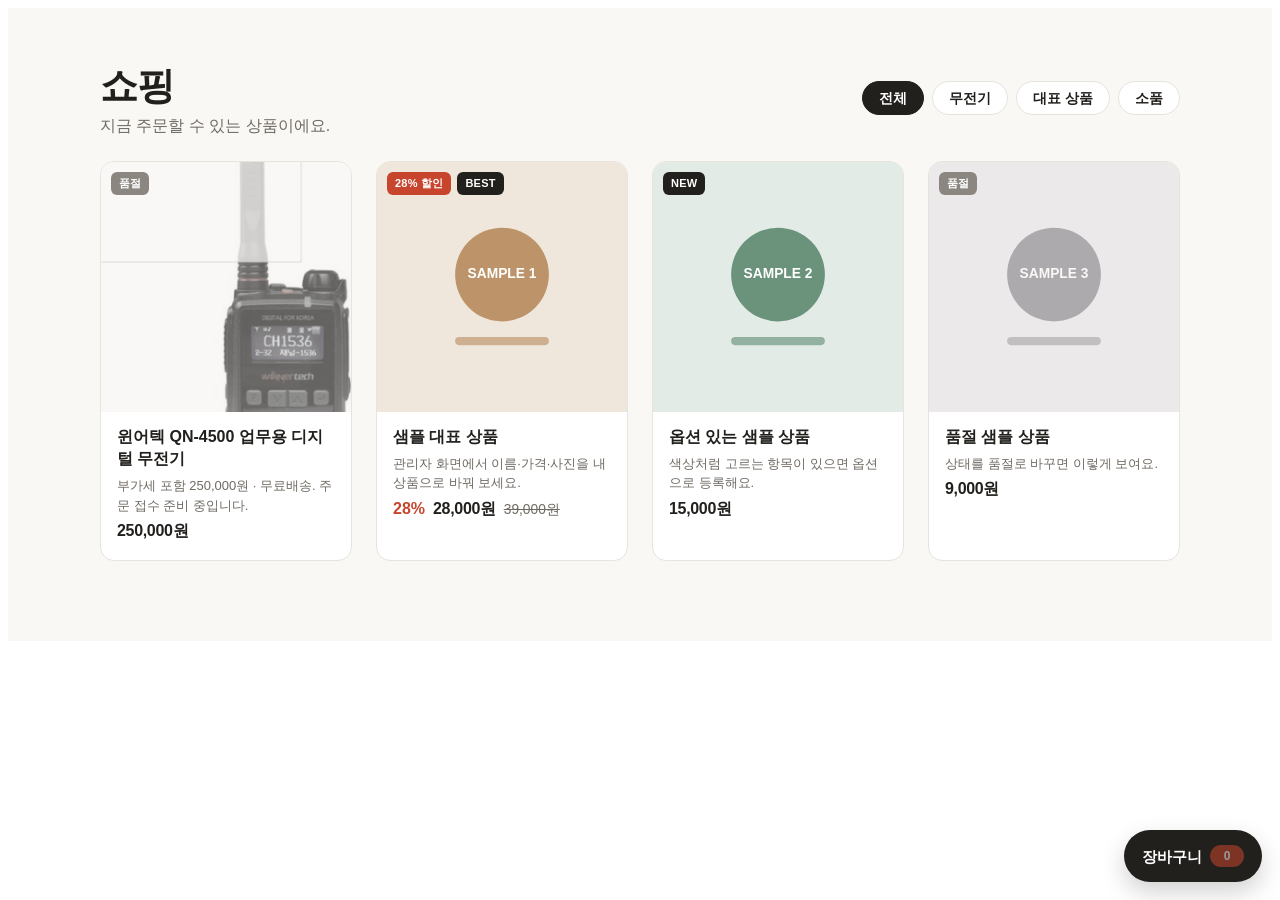
<file: shop/index.html>
<!doctype html>
<html lang="ko">
<head>
  <meta charset="utf-8">
  <meta name="viewport" content="width=device-width, initial-scale=1">
  <title>쇼핑</title>
  <!-- ① 내 사이트 공통 CSS가 있으면 여기에 연결해요. 예) <link rel="stylesheet" href="../assets/style.css"> -->
  <link rel="stylesheet" href="shop.css">
</head>
<body data-shop-page="list">
  <!-- ② HEADER: 내 사이트 머리(로고·메뉴)를 여기에 그대로 붙여 넣어요. 메뉴에 "쇼핑"(shop/)과 장바구니 링크를 넣어 주세요.
       장바구니 링크 예) <a href="cart.html" data-shop-cart>장바구니 <span class="sk-count" data-shop-cart-count>0</span></a> -->

  <main class="sk-page">
    <div class="sk-wrap">
      <div class="sk-head"><div><h1>쇼핑</h1><p>지금 주문할 수 있는 상품이에요.</p></div><div class="sk-chips" data-shop-cats></div></div>
      <div data-shop-list><div class="sk-empty">상품을 불러오는 중이에요…</div></div>
    </div>
  </main>

  <!-- ③ FOOTER: 내 사이트 바닥글을 여기에 붙여 넣어요. 사업자 정보(상호·대표·사업자번호·통신판매업 신고번호·주소·연락처)를 꼭 적어요. -->

  <script src="shop.js" defer></script>
</body>
</html>
</file>
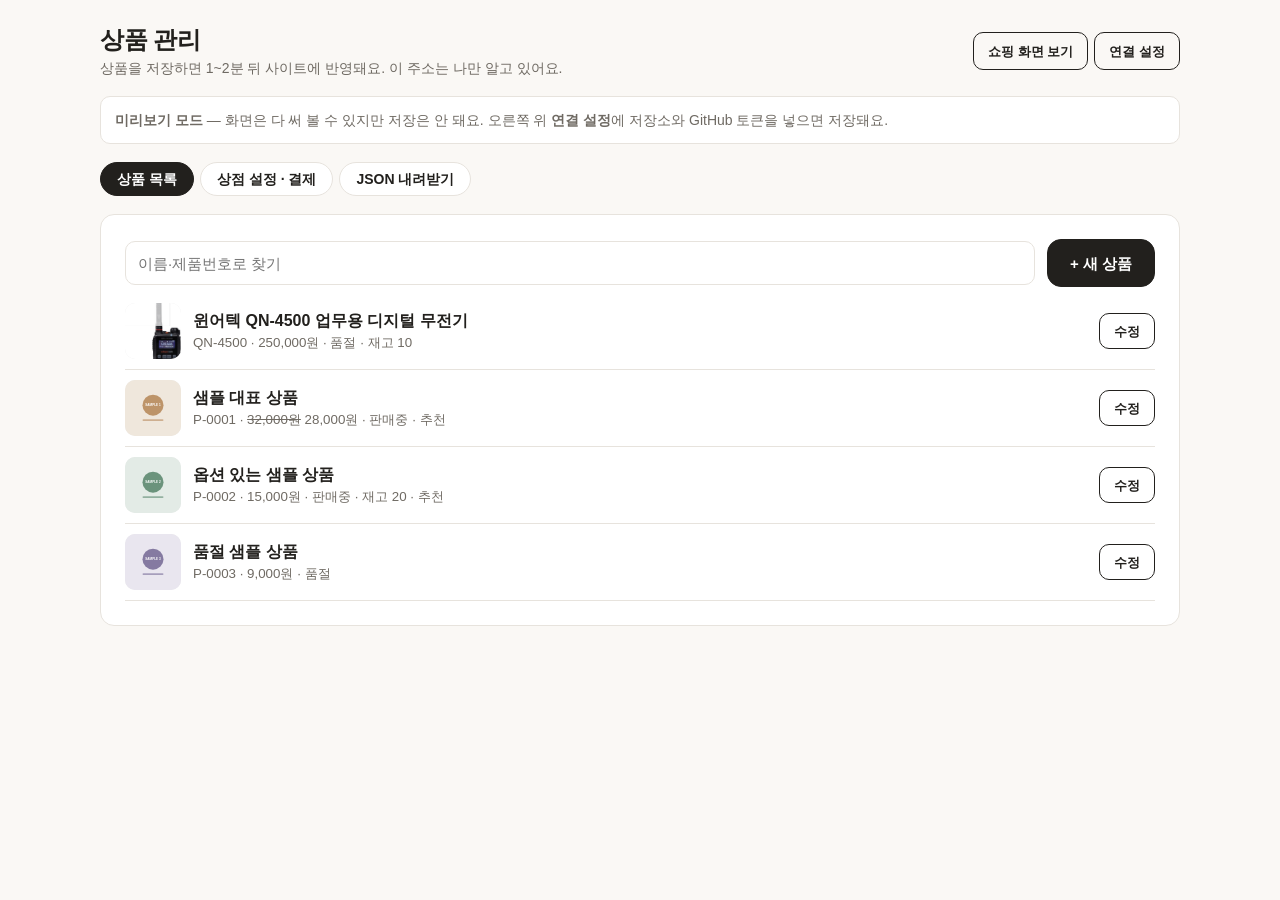
<file: shop/admin.html>
<!doctype html>
<html lang="ko">
<head>
  <meta charset="utf-8">
  <meta name="viewport" content="width=device-width, initial-scale=1">
  <meta name="robots" content="noindex, nofollow">
  <title>상품 관리</title>
  <link rel="stylesheet" href="shop.css">
  <style>
    body { margin: 0; background: var(--sk-page); color: var(--sk-ink); font-family: var(--sk-font); }
    .ad { max-width: 1080px; margin: 0 auto; padding: 24px 16px 80px; }
    .ad h1 { font-size: 24px; margin: 0 0 4px; letter-spacing: -.02em; }
    .ad h2 { font-size: 18px; margin: 0 0 14px; }
    .ad-top { display: flex; justify-content: space-between; align-items: center; gap: 12px; flex-wrap: wrap; margin-bottom: 18px; }
    .ad-tabs { display: flex; gap: 6px; margin: 18px 0; flex-wrap: wrap; }
    .ad-row { display: grid; grid-template-columns: 56px 1fr auto; gap: 12px; align-items: center; padding: 10px 0; border-bottom: 1px solid var(--sk-line); }
    .ad-row img { width: 56px; height: 56px; object-fit: cover; border-radius: 10px; background: #eee; }
    .ad-row small { color: var(--sk-sub); display: block; margin-top: 2px; }
    .ad-grid { display: grid; grid-template-columns: repeat(2, minmax(0, 1fr)); gap: 0 14px; }
    .ad-grid3 { display: grid; grid-template-columns: repeat(3, minmax(0, 1fr)); gap: 0 14px; }
    .ad-hint { font-size: 12px; color: var(--sk-sub); font-weight: 400; }
    .ad-pics { display: flex; gap: 8px; flex-wrap: wrap; margin-bottom: 8px; }
    .ad-pic { position: relative; width: 92px; }
    .ad-pic img { width: 92px; height: 92px; object-fit: cover; border-radius: 10px; border: 1px solid var(--sk-line); background: #fff; display: block; }
    .ad-pic div { display: flex; gap: 4px; margin-top: 4px; }
    .ad-pic button { flex: 1; min-height: 28px; border: 1px solid var(--sk-line); background: #fff; border-radius: 8px; cursor: pointer; font-size: 12px; }
    .ad-preview { padding: 14px; border-radius: 12px; background: #fff; border: 1px solid var(--sk-line); margin-bottom: 14px; }
    .ad-bar { position: sticky; bottom: 0; display: flex; gap: 8px; flex-wrap: wrap; padding: 12px 0; background: var(--sk-page); border-top: 1px solid var(--sk-line); }
    .ad-msg { padding: 12px 14px; border-radius: 10px; margin-bottom: 14px; line-height: 1.6; font-size: 14px; }
    .ad-msg.ok { background: #ecf7ef; color: #1f5a33; border: 1px solid #c4e5cd; }
    .ad-msg.err { background: #fff1ee; color: #8a2a17; border: 1px solid #f3c9bd; }
    .ad-msg.info { background: #fff; border: 1px solid var(--sk-line); color: var(--sk-sub); }
    .ad-check { display: flex; gap: 8px; align-items: center; font-size: 14px; margin-bottom: 14px; }
    .ad textarea { font-family: var(--sk-font); }
    @media (max-width: 640px) { .ad-grid, .ad-grid3 { grid-template-columns: 1fr; } }
  </style>
</head>
<body data-shop-page="admin">
<div class="ad">
  <div class="ad-top">
    <div><h1>상품 관리</h1><div class="sk-muted" style="font-size:14px">상품을 저장하면 1~2분 뒤 사이트에 반영돼요. 이 주소는 나만 알고 있어요.</div></div>
    <div style="display:flex;gap:6px;flex-wrap:wrap"><a class="sk-btn sk-btn--line sk-btn--sm" href="./" target="_blank" rel="noopener">쇼핑 화면 보기</a><button class="sk-btn sk-btn--line sk-btn--sm" type="button" id="btn-conn">연결 설정</button></div>
  </div>
  <div id="msg"></div>

  <section class="sk-panel" id="conn" hidden>
    <h2>GitHub 연결 <span class="ad-hint">· 3주차 블로그 관리와 같은 값을 넣어요. 이 브라우저에만 저장돼요.</span></h2>
    <div class="ad-grid">
      <div class="sk-field"><label for="c-repo">저장소 <span class="ad-hint">아이디/저장소이름</span></label><input id="c-repo" placeholder="my-id/my-homepage"></div>
      <div class="sk-field"><label for="c-branch">브랜치</label><input id="c-branch" placeholder="main"></div>
    </div>
    <div class="sk-field"><label for="c-token">GitHub 토큰 <span class="ad-hint">· 이 저장소만 Contents 읽기/쓰기 권한(fine-grained). 공용 PC에서는 저장하지 마세요.</span></label><input id="c-token" type="password" autocomplete="off" placeholder="github_pat_..."></div>
    <div style="display:flex;gap:8px;flex-wrap:wrap"><button class="sk-btn" type="button" id="c-save">연결하고 불러오기</button><button class="sk-btn sk-btn--line" type="button" id="c-forget">이 브라우저에서 지우기</button></div>
  </section>

  <div class="ad-tabs" role="tablist">
    <button class="sk-chip" type="button" data-tab="list" aria-pressed="true">상품 목록</button>
    <button class="sk-chip" type="button" data-tab="settings" aria-pressed="false">상점 설정 · 결제</button>
    <button class="sk-chip" type="button" id="btn-export">JSON 내려받기</button>
  </div>

  <section id="tab-list">
    <div class="sk-panel">
      <div class="ad-top" style="margin-bottom:6px">
        <input id="q" type="search" placeholder="이름·제품번호로 찾기" style="flex:1;min-width:180px;min-height:44px;padding:0 12px;border:1px solid var(--sk-line);border-radius:10px;font:15px var(--sk-font)">
        <button class="sk-btn" type="button" id="btn-new">+ 새 상품</button>
      </div>
      <div id="rows"><div class="sk-muted" style="padding:20px 0">불러오는 중…</div></div>
    </div>
  </section>

  <section id="tab-edit" hidden>
    <form class="sk-panel" id="f" novalidate>
      <h2 id="f-title">상품 등록</h2>
      <div class="ad-grid">
        <div class="sk-field"><label for="name">상품 이름 *</label><input id="name" required maxlength="80"></div>
        <div class="sk-field"><label for="sku">제품번호(SKU) <span class="ad-hint">· 내가 관리하는 번호. 예) CAT-K-2KG</span></label><input id="sku" maxlength="40"></div>
        <div class="sk-field"><label for="id">상품 주소 이름 <span class="ad-hint">· 영문·숫자·- 만. 한 번 정하면 바꾸지 않기</span></label><input id="id" pattern="[a-z0-9-]+" maxlength="60" placeholder="비우면 제품번호로 만들어요"></div>
        <div class="sk-field"><label for="category">분류</label><input id="category" list="cats" maxlength="30"><datalist id="cats"></datalist></div>
      </div>
      <div class="sk-field"><label for="summary">한 줄 소개 <span class="ad-hint">· 목록 카드와 검색 결과에 나와요</span></label><input id="summary" maxlength="120"></div>

      <h2 style="margin-top:10px">가격 · 재고</h2>
      <div class="ad-grid3">
        <div class="sk-field"><label for="listPrice">정가 <span class="ad-hint">· 선택, 줄 그어 보여요</span></label><input id="listPrice" inputmode="numeric"></div>
        <div class="sk-field"><label for="price">판매가 *</label><input id="price" inputmode="numeric" required></div>
        <div class="sk-field"><label for="salePrice">할인가 <span class="ad-hint">· 선택</span></label><input id="salePrice" inputmode="numeric"></div>
        <div class="sk-field"><label for="saleStart">할인 시작일</label><input id="saleStart" type="date"></div>
        <div class="sk-field"><label for="saleEnd">할인 종료일 <span class="ad-hint">· 비우면 계속</span></label><input id="saleEnd" type="date"></div>
        <div class="sk-field"><label for="status">판매 상태</label><select id="status"><option>판매중</option><option>품절</option><option>숨김</option></select></div>
        <div class="sk-field"><label for="stock">재고 <span class="ad-hint">· 비우면 무제한</span></label><input id="stock" inputmode="numeric"></div>
        <div class="sk-field"><label for="maxQty">1회 최대 수량</label><input id="maxQty" inputmode="numeric" placeholder="10"></div>
        <div class="sk-field"><label for="badges">뱃지 <span class="ad-hint">· 쉼표로. 예) BEST, NEW</span></label><input id="badges" maxlength="60"></div>
      </div>
      <label class="ad-check"><input type="checkbox" id="featured"> 홈 화면 추천 상품으로 보여 주기</label>
      <div class="ad-preview" id="preview"></div>

      <h2>사진</h2>
      <div class="sk-field"><span class="sk-label">대표 사진 <span class="ad-hint">· 첫 번째가 목록에 나와요. 정사각형 추천. 올리면 1600px로 줄여서 저장해요</span></span>
        <div class="ad-pics" id="pics"></div><input type="file" id="pic-file" accept="image/*" multiple></div>
      <div class="sk-field"><span class="sk-label">상세페이지 이미지 <span class="ad-hint">· 세로로 긴 상세 이미지가 있으면 순서대로</span></span>
        <div class="ad-pics" id="dpics"></div><input type="file" id="dpic-file" accept="image/*" multiple></div>

      <h2>옵션 · 정보</h2>
      <div class="sk-field"><label for="options">옵션 <span class="ad-hint">· 한 줄에 하나. <b>색상=화이트,블랙+1000</b> (+금액은 추가 요금)</span></label><textarea id="options" rows="2" placeholder="색상=화이트,블랙+1000&#10;사이즈=S,M,L+2000"></textarea></div>
      <div class="sk-field"><label for="specs">상품 정보표 <span class="ad-hint">· 한 줄에 하나. <b>용량=2kg</b></span></label><textarea id="specs" rows="3" placeholder="용량=2kg&#10;원산지=국내&#10;유통기한=제조일로부터 12개월"></textarea></div>
      <div class="sk-field"><label for="notice">상품정보제공고시 <span class="ad-hint">· 한 줄에 하나. <b>제조사=○○식품</b>. 상세 아래 표로 나와요</span></label><textarea id="notice" rows="4" placeholder="제품명=어덜트 5kg&#10;제조국=대한민국&#10;소비자상담 연락처=010-0000-0000"></textarea></div>
      <div class="sk-field"><label for="detail">상세 설명 (긴 상세페이지) <span class="ad-hint">· 빈 줄로 덩어리 나누기. <b># 큰 문구</b> · <b>## 소제목</b> · <b>## POINT 1 | 제목</b> · <b>&gt; 강조 박스</b> · <b>- 목록</b> · <b>1. 번호 카드</b> · <b>| 항목 | 내용 |</b> 표 · <b>![설명](사진주소)</b> 사진(여러 줄이면 이어 붙임) · <b>---</b> 여백 · <b>**굵게**</b></span></label>
        <div style="margin:0 0 8px"><button class="sk-btn sk-btn--line" type="button" id="f-skel" style="height:36px;padding:0 14px;font-size:13px">한국형 상세 틀 넣기</button></div>
        <textarea id="detail" rows="16"></textarea></div>

      <div class="ad-bar">
        <button class="sk-btn" type="submit" id="f-save">저장하기</button>
        <button class="sk-btn sk-btn--line" type="button" id="f-cancel">목록으로</button>
        <a class="sk-btn sk-btn--line" id="f-view" target="_blank" rel="noopener" hidden>상품 페이지 보기</a>
        <button class="sk-btn sk-btn--line" type="button" id="f-del" style="margin-left:auto;color:#8a2a17;border-color:#e3b3a6" hidden>삭제</button>
      </div>
    </form>
  </section>

  <section id="tab-settings" hidden>
    <form class="sk-panel" id="s" novalidate>
      <h2>상점</h2>
      <div class="ad-grid">
        <div class="sk-field"><label for="s-name">상점 이름</label><input id="s-name" maxlength="40"></div>
        <div class="sk-field"><label for="s-contact">문의 연락처</label><input id="s-contact" maxlength="80"></div>
        <div class="sk-field"><label for="s-fee">기본 배송비</label><input id="s-fee" inputmode="numeric"></div>
        <div class="sk-field"><label for="s-free">무료배송 기준 금액 <span class="ad-hint">· 0이면 없음</span></label><input id="s-free" inputmode="numeric"></div>
      </div>
      <div class="sk-field"><label for="s-note">배송 안내 한 줄</label><input id="s-note" maxlength="80"></div>
      <div class="sk-field"><label for="s-return">교환·반품 안내 <span class="ad-hint">· 모든 상품 아래에 나와요. 비우면 기본 문구(7일 안 신청 · 단순변심 왕복배송비 고객 부담 …)가 나와요. 상세 설명과 같은 문법</span></label><textarea id="s-return" rows="6"></textarea></div>

      <h2 style="margin-top:10px">계좌이체 (무통장입금)</h2>
      <label class="ad-check"><input type="checkbox" id="b-on"> 계좌이체 받기</label>
      <div class="ad-grid">
        <div class="sk-field"><label for="b-bank">은행</label><input id="b-bank" maxlength="20"></div>
        <div class="sk-field"><label for="b-acc">계좌번호</label><input id="b-acc" maxlength="40"></div>
        <div class="sk-field"><label for="b-holder">예금주</label><input id="b-holder" maxlength="30"></div>
        <div class="sk-field"><label for="b-due">입금 기한(시간)</label><input id="b-due" inputmode="numeric"></div>
      </div>

      <h2 style="margin-top:10px">카드 · 간편결제 (토스페이먼츠)</h2>
      <label class="ad-check"><input type="checkbox" id="t-on"> 토스페이먼츠 결제창 쓰기</label>
      <div class="sk-field"><label for="t-ck">클라이언트 키 <span class="ad-hint">· test_gck_ 로 시작하면 테스트(돈 안 나감). 시크릿 키는 여기에 쓰지 말고 Vercel 환경변수 TOSS_SECRET_KEY 에만</span></label><input id="t-ck" maxlength="80"></div>
      <div class="ad-bar"><button class="sk-btn" type="submit">설정 저장하기</button></div>
    </form>
  </section>
</div>

<script>
(function () {
  'use strict';
  var KEY = 'shopkit-admin:' + location.pathname.replace(/admin\.html$/, '');
  var FILE = 'shop/products.json';
  var data = null, sha = null, editing = null, pics = [], dpics = [];
  var $ = function (id) { return document.getElementById(id); };
  var esc = function (s) { return String(s == null ? '' : s).replace(/[&<>"']/g, function (c) { return { '&': '&amp;', '<': '&lt;', '>': '&gt;', '"': '&quot;', "'": '&#39;' }[c]; }); };
  var num = function (v) { var n = Number(String(v == null ? '' : v).replace(/[^0-9.-]/g, '')); return isFinite(n) ? n : 0; };
  var won = function (n) { return Math.round(n || 0).toLocaleString('ko-KR') + '원'; };
  var today = function () { return new Intl.DateTimeFormat('en-CA', { timeZone: 'Asia/Seoul', year: 'numeric', month: '2-digit', day: '2-digit' }).format(new Date()); };
  var ROOT = new URL('../', location.href).href;
  var src = function (p) { return !p ? 'images/placeholder.svg' : /^(https?:|data:|\/\/)/.test(p) ? p : ROOT + p.replace(/^\.?\//, ''); };

  function conf() { try { return JSON.parse(localStorage.getItem(KEY) || '{}'); } catch (e) { return {}; } }
  function setConf(c) { try { localStorage.setItem(KEY, JSON.stringify(c)); } catch (e) {} }
  function connected() { var c = conf(); return !!(c.repo && c.token); }
  function msg(kind, html) { $('msg').innerHTML = html ? '<div class="ad-msg ' + kind + '">' + html + '</div>' : ''; if (html) scrollTo({ top: 0, behavior: 'smooth' }); }

  /* ── GitHub ── */
  function gh(path, opt) {
    var c = conf();
    opt = opt || {};
    return fetch('https://api.github.com/repos/' + c.repo + path, {
      method: opt.method || 'GET',
      headers: { Authorization: 'Bearer ' + c.token, Accept: 'application/vnd.github+json', 'X-GitHub-Api-Version': '2022-11-28' },
      body: opt.body ? JSON.stringify(opt.body) : undefined
    }).then(function (r) {
      return r.json().catch(function () { return {}; }).then(function (j) {
        if (!r.ok) {
          var why = r.status === 401 ? '토큰이 틀렸거나 만료됐어요.' : r.status === 403 ? '토큰에 이 저장소 Contents 쓰기 권한이 없어요.' : r.status === 404 ? '저장소나 파일을 찾지 못했어요. 저장소 이름·브랜치를 확인해 주세요.' : r.status === 409 ? '그 사이 다른 곳(비서 등)에서 상품이 바뀌었어요. 새로고침 후 다시 저장해 주세요.' : (j.message || '');
          var e = new Error(why + ' (GitHub ' + r.status + ')'); e.status = r.status; throw e;
        }
        return j;
      });
    });
  }
  function b64(str) { var bytes = new TextEncoder().encode(str), s = ''; for (var i = 0; i < bytes.length; i += 0x8000) s += String.fromCharCode.apply(null, bytes.subarray(i, i + 0x8000)); return btoa(s); }
  function unb64(b) { var s = atob(b.replace(/\n/g, '')), u = new Uint8Array(s.length); for (var i = 0; i < s.length; i++) u[i] = s.charCodeAt(i); return new TextDecoder().decode(u); }
  function branchQ() { return '?ref=' + encodeURIComponent(conf().branch || 'main'); }

  function load() {
    if (connected()) {
      return gh('/contents/' + FILE + branchQ() + '&t=' + Date.now()).then(function (j) { sha = j.sha; return JSON.parse(unb64(j.content)); });
    }
    return fetch(ROOT + FILE + '?t=' + Date.now(), { cache: 'no-store' }).then(function (r) { if (!r.ok) throw new Error('상품 파일을 읽지 못했어요 (' + r.status + ')'); return r.json(); });
  }
  function save(label) {
    if (!connected()) { msg('err', '미리보기 모드예요. 위 <b>연결 설정</b>에서 저장소와 토큰을 넣어야 저장돼요. 지금 내용은 <b>JSON 내려받기</b>로 받아 둘 수 있어요.'); return Promise.reject(new Error('not connected')); }
    var text = JSON.stringify(data, null, 2) + '\n';
    return gh('/contents/' + FILE, { method: 'PUT', body: { message: 'shop: ' + label, content: b64(text), sha: sha, branch: conf().branch || 'main' } })
      .then(function (j) { sha = j.content.sha; });
  }
  function uploadImage(file) {
    if (!connected()) return Promise.reject(new Error('사진을 올리려면 먼저 연결 설정을 해 주세요.'));
    return shrink(file).then(function (b) {
      var name = 'shop/images/' + today().replace(/-/g, '') + '-' + Math.random().toString(36).slice(2, 8) + '.jpg';
      return gh('/contents/' + name, { method: 'PUT', body: { message: 'shop: 사진 ' + file.name.slice(0, 40), content: b, branch: conf().branch || 'main' } }).then(function () { return name; });
    });
  }
  function shrink(file) {
    return new Promise(function (ok, no) {
      var im = new Image(), url = URL.createObjectURL(file);
      im.onload = function () {
        var max = 1600, w = im.naturalWidth, h = im.naturalHeight, k = Math.min(1, max / Math.max(w, h));
        var cv = document.createElement('canvas'); cv.width = Math.round(w * k); cv.height = Math.round(h * k);
        var cx = cv.getContext('2d'); cx.fillStyle = '#fff'; cx.fillRect(0, 0, cv.width, cv.height); cx.drawImage(im, 0, 0, cv.width, cv.height);
        URL.revokeObjectURL(url);
        ok(cv.toDataURL('image/jpeg', 0.85).split(',')[1]);
      };
      im.onerror = function () { no(new Error(file.name + ' 사진을 읽지 못했어요.')); };
      im.src = url;
    });
  }

  /* ── 목록 ── */
  function tab(t) {
    ['list', 'edit', 'settings'].forEach(function (k) { $('tab-' + k).hidden = k !== t; });
    document.querySelectorAll('[data-tab]').forEach(function (b) { b.setAttribute('aria-pressed', b.dataset.tab === (t === 'edit' ? 'list' : t) ? 'true' : 'false'); });
  }
  function saleOn(p) { var s = num(p.salePrice), d = today(); return s > 0 && s < num(p.price) && !(p.saleStart && d < p.saleStart) && !(p.saleEnd && d > p.saleEnd); }
  function rows() {
    var q = $('q').value.trim().toLowerCase();
    var list = data.products.filter(function (p) { return !q || (p.name + ' ' + (p.sku || '') + ' ' + p.id).toLowerCase().indexOf(q) >= 0; });
    $('rows').innerHTML = list.length ? list.map(function (p) {
      var on = saleOn(p);
      return '<div class="ad-row"><img src="' + esc(src((p.images || [])[0])) + '" alt=""><div><b>' + esc(p.name) + '</b>' +
        '<small>' + esc(p.sku || '-') + ' · ' + (on ? '<s>' + won(num(p.price)) + '</s> ' + won(num(p.salePrice)) : won(num(p.price))) + ' · ' + esc(p.status || '판매중') +
        (p.stock === null || p.stock === '' || p.stock === undefined ? '' : ' · 재고 ' + p.stock) + (p.featured ? ' · 추천' : '') + '</small></div>' +
        '<button class="sk-btn sk-btn--line sk-btn--sm" type="button" data-edit="' + esc(p.id) + '">수정</button></div>';
    }).join('') : '<div class="sk-muted" style="padding:20px 0">상품이 없어요. <b>+ 새 상품</b>으로 등록해 보세요.</div>';
  }

  /* ── 편집 ── */
  var F = ['name', 'sku', 'id', 'category', 'summary', 'listPrice', 'price', 'salePrice', 'saleStart', 'saleEnd', 'status', 'stock', 'maxQty', 'badges', 'options', 'specs', 'notice', 'detail'];
  function optText(o) { return (o || []).map(function (x) { return x.name + '=' + (x.values || []).map(function (v) { return v.label + (num(v.add) ? (num(v.add) > 0 ? '+' : '') + num(v.add) : ''); }).join(','); }).join('\n'); }
  function parseOpts(t) {
    return t.split('\n').map(function (l) { return l.trim(); }).filter(Boolean).map(function (l) {
      var i = l.indexOf('='); if (i < 1) throw new Error('옵션 줄 "' + l + '" 에 = 가 없어요. 예) 색상=화이트,블랙+1000');
      return { name: l.slice(0, i).trim(), values: l.slice(i + 1).split(',').map(function (v) { v = v.trim(); var m = v.match(/^(.*?)([+-]\d[\d,]*)$/); return m ? { label: m[1].trim(), add: num(m[2]) } : { label: v, add: 0 }; }).filter(function (v) { return v.label; }) };
    });
  }
  function parseSpecs(t) { return t.split('\n').map(function (l) { return l.trim(); }).filter(Boolean).map(function (l) { var i = l.indexOf('='); return i < 0 ? { k: l, v: '' } : { k: l.slice(0, i).trim(), v: l.slice(i + 1).trim() }; }); }
  function slug(s) { return String(s || '').toLowerCase().replace(/[^a-z0-9]+/g, '-').replace(/^-+|-+$/g, '').slice(0, 60); }

  function edit(id) {
    var p = id ? data.products.filter(function (x) { return x.id === id; })[0] : null;
    editing = p ? p.id : null;
    var v = p || { status: '판매중', maxQty: 10 };
    F.forEach(function (k) {
      var el = $(k), val = v[k];
      if (k === 'badges') val = (v.badges || []).join(', ');
      if (k === 'options') val = optText(v.options);
      if (k === 'specs' || k === 'notice') val = (v[k] || []).map(function (s) { return s.k + '=' + s.v; }).join('\n');
      if ((k === 'listPrice' || k === 'salePrice') && !num(val)) val = '';
      el.value = val == null ? '' : val;
    });
    $('id').readOnly = !!p;
    $('featured').checked = !!v.featured;
    pics = (v.images || []).slice(); dpics = (v.detailImages || []).slice();
    $('f-title').textContent = p ? '상품 수정 — ' + p.name : '새 상품 등록';
    $('f-del').hidden = !p; $('f-view').hidden = !p;
    if (p) $('f-view').href = 'product.html?id=' + encodeURIComponent(p.id);
    $('cats').innerHTML = (data.categories || []).concat(data.products.map(function (x) { return x.category; })).filter(function (c, i, a) { return c && a.indexOf(c) === i; }).map(function (c) { return '<option value="' + esc(c) + '">'; }).join('');
    paintPics(); preview(); tab('edit'); msg(); scrollTo(0, 0);
  }
  function paintPics() {
    [['pics', pics], ['dpics', dpics]].forEach(function (x) {
      $(x[0]).innerHTML = x[1].map(function (s, i) {
        return '<div class="ad-pic"><img src="' + esc(src(s)) + '" alt=""><div>' + (i ? '<button type="button" data-up="' + x[0] + ':' + i + '" aria-label="앞으로">◀</button>' : '') + '<button type="button" data-rm="' + x[0] + ':' + i + '" aria-label="빼기">빼기</button></div></div>';
      }).join('') || '<span class="ad-hint">아직 사진이 없어요</span>';
    });
  }
  function collect() {
    var g = function (k) { return $(k).value.trim(); };
    var p = {
      id: editing || g('id') || slug(g('sku')) || slug(g('name')) || ('item-' + Date.now().toString(36)),
      sku: g('sku'), name: g('name'), category: g('category'), summary: g('summary'),
      listPrice: num(g('listPrice')), price: num(g('price')), salePrice: num(g('salePrice')), saleStart: g('saleStart'), saleEnd: g('saleEnd'),
      stock: g('stock') === '' ? null : num(g('stock')), status: g('status') || '판매중', featured: $('featured').checked,
      badges: g('badges').split(',').map(function (s) { return s.trim(); }).filter(Boolean),
      images: pics.slice(), options: parseOpts($('options').value), specs: parseSpecs($('specs').value), notice: parseSpecs($('notice').value),
      detail: $('detail').value.replace(/\s+$/, ''), detailImages: dpics.slice(), maxQty: num(g('maxQty')) || 10
    };
    return p;
  }
  function check(p) {
    if (!p.name) return '상품 이름을 적어 주세요.';
    if (!(p.price > 0)) return '판매가를 숫자로 적어 주세요.';
    if (!/^[a-z0-9-]+$/.test(p.id)) return '상품 주소 이름은 영문 소문자·숫자·- 만 쓸 수 있어요.';
    if (p.salePrice && p.salePrice >= p.price) return '할인가는 판매가보다 낮아야 해요.';
    if (p.saleStart && p.saleEnd && p.saleStart > p.saleEnd) return '할인 종료일이 시작일보다 빨라요.';
    var dup = data.products.filter(function (x) { return x.id !== editing; });
    if (!editing && dup.some(function (x) { return x.id === p.id; })) return '같은 상품 주소 이름(' + p.id + ')이 이미 있어요.';
    if (p.sku && dup.some(function (x) { return x.sku && x.sku === p.sku; })) return '같은 제품번호(' + p.sku + ')가 이미 있어요.';
    return '';
  }
  function preview() {
    var p; try { p = collect(); } catch (e) { $('preview').innerHTML = '<span class="sk-line__warn">' + esc(e.message) + '</span>'; return; }
    var on = saleOn(p), now = on ? p.salePrice : p.price, was = Math.max(p.listPrice, p.price);
    var r = was > now ? Math.floor((1 - now / was) * 100) : 0;
    $('preview').innerHTML = '<div class="ad-hint" style="margin-bottom:6px">손님에게 이렇게 보여요 (오늘 기준)</div><div class="sk-price sk-price--big">' + (r ? '<span class="sk-price__rate">' + r + '%</span>' : '') +
      '<span class="sk-price__now">' + won(now) + '</span>' + (was > now ? '<span class="sk-price__was">' + won(was) + '</span>' : '') + '</div>' +
      (p.salePrice && !on ? '<div class="ad-hint">할인가는 할인 기간이 아니라서 지금은 적용되지 않아요.</div>' : '') +
      (p.options.length ? '<div class="ad-hint">옵션: ' + esc(p.options.map(function (o) { return o.name + '(' + o.values.map(function (v) { return v.label + (v.add ? ' ' + (v.add > 0 ? '+' : '') + won(v.add) : ''); }).join(', ') + ')'; }).join(' / ')) + '</div>' : '');
  }

  // 한국형 긴 상세 틀: 순서만 잡아 줘요. 사실(원료·수치·후기)은 내 상품 정보로 바꿔 채워요.
  var SKELETON = [
    '# 손님이 가장 먼저 들어야 할 한 문장',
    '상품명이 어떤 분의 어떤 고민을 덜어 주는지 두 줄로 적어요.',
    '![대표 연출 사진](사진주소)',
    '## 이런 분께 권해요',
    '- 고민 하나\n- 고민 둘\n- 고민 셋',
    '> 우리가 이 상품을 만든(고른) 이유를 한두 문장으로.',
    '---',
    '## POINT 1 | 첫 번째 강점',
    '강점을 뒷받침하는 사실(원료·공정·수치)을 적어요.',
    '![강점 1 사진](사진주소)',
    '## POINT 2 | 두 번째 강점',
    '사실 위주로, 과장 없이.',
    '## POINT 3 | 세 번째 강점',
    '사실 위주로, 과장 없이.',
    '---',
    '## 구성 · 성분',
    '| 항목 | 내용 |\n| 용량 | 00g |\n| 원료 | 00, 00 |',
    '## 이렇게 쓰세요',
    '1. 첫 번째 단계\n2. 두 번째 단계\n3. 세 번째 단계',
    '## 자주 묻는 질문',
    '**Q. 질문 하나?**\n답을 적어요.',
    '**Q. 질문 둘?**\n답을 적어요.',
    '## 보관 · 주의',
    '- 보관 방법\n- 주의할 점'
  ].join('\n\n');
  $('f-skel').onclick = function () {
    var d = $('detail');
    if (d.value.trim() && !confirm('지금 적힌 상세 설명 뒤에 틀을 이어 붙일까요?')) return;
    d.value = (d.value.trim() ? d.value.replace(/\s+$/, '') + '\n\n---\n\n' : '') + SKELETON.replace(/상품명/g, $('name').value.trim() || '상품명');
    d.focus();
  };

  /* ── 설정 ── */
  function fillSettings() {
    var st = data.store || {}, b = (data.payment || {}).bank || {}, t = (data.payment || {}).toss || {};
    $('s-name').value = st.name || ''; $('s-contact').value = st.contact || ''; $('s-fee').value = st.shippingFee || 0; $('s-free').value = st.freeShippingOver || 0; $('s-note').value = st.shippingNote || ''; $('s-return').value = st.returnPolicy || '';
    $('b-on').checked = b.enabled !== false; $('b-bank').value = b.bankName || ''; $('b-acc').value = b.account || ''; $('b-holder').value = b.holder || ''; $('b-due').value = b.dueHours || 48;
    $('t-on').checked = !!t.enabled; $('t-ck').value = t.clientKey || '';
  }

  /* ── 이벤트 ── */
  document.addEventListener('click', function (e) {
    var t = e.target.closest('button'); if (!t) return;
    if (t.dataset.tab) { tab(t.dataset.tab); if (t.dataset.tab === 'settings') fillSettings(); }
    if (t.dataset.edit) edit(t.dataset.edit);
    if (t.dataset.rm || t.dataset.up) {
      var x = (t.dataset.rm || t.dataset.up).split(':'), arr = x[0] === 'pics' ? pics : dpics, i = +x[1];
      if (t.dataset.rm) arr.splice(i, 1); else arr.splice(i - 1, 0, arr.splice(i, 1)[0]);
      paintPics();
    }
  });
  $('btn-new').onclick = function () { edit(null); };
  $('f-cancel').onclick = function () { tab('list'); msg(); };
  $('q').oninput = rows;
  $('f').addEventListener('input', preview);
  $('btn-conn').onclick = function () { var c = conf(); $('conn').hidden = !$('conn').hidden; $('c-repo').value = c.repo || ''; $('c-branch').value = c.branch || 'main'; $('c-token').value = c.token || ''; };
  $('c-save').onclick = function () {
    var repo = $('c-repo').value.trim().replace(/^https?:\/\/github\.com\//, '').replace(/\.git$/, '').replace(/\/$/, '');
    if (!/^[\w.-]+\/[\w.-]+$/.test(repo)) return msg('err', '저장소는 <b>아이디/저장소이름</b> 모양으로 적어 주세요.');
    setConf({ repo: repo, branch: $('c-branch').value.trim() || 'main', token: $('c-token').value.trim() });
    $('conn').hidden = true; start();
  };
  $('c-forget').onclick = function () { try { localStorage.removeItem(KEY); } catch (e) {} $('c-token').value = ''; msg('info', '이 브라우저에서 연결 정보를 지웠어요.'); };
  $('btn-export').onclick = function () {
    var a = document.createElement('a'); a.href = URL.createObjectURL(new Blob([JSON.stringify(data, null, 2)], { type: 'application/json' })); a.download = 'products.json'; a.click();
  };
  function addFiles(input, arr) {
    var files = Array.prototype.slice.call(input.files || []); input.value = '';
    if (!files.length) return;
    msg('info', '사진 ' + files.length + '장을 올리는 중이에요…');
    files.reduce(function (p, f) { return p.then(function () { return uploadImage(f).then(function (n) { arr.push(n); paintPics(); }); }); }, Promise.resolve())
      .then(function () { msg('ok', '사진을 올렸어요. <b>저장하기</b>를 눌러야 상품에 붙어요. (사이트에 보이기까지 1~2분)'); })
      .catch(function (err) { msg('err', esc(err.message)); });
  }
  $('pic-file').onchange = function () { addFiles(this, pics); };
  $('dpic-file').onchange = function () { addFiles(this, dpics); };

  $('f').onsubmit = function (e) {
    e.preventDefault();
    var p; try { p = collect(); } catch (err) { return msg('err', esc(err.message)); }
    var bad = check(p); if (bad) return msg('err', esc(bad));
    var old = editing ? data.products.filter(function (x) { return x.id === editing; })[0] : null;
    p.createdAt = (old && old.createdAt) || today();
    var before = JSON.stringify(data);
    if (old) data.products[data.products.indexOf(old)] = p; else data.products.unshift(p);
    $('f-save').disabled = true;
    save((old ? '상품 수정 ' : '상품 등록 ') + p.name).then(function () {
      editing = p.id; rows(); edit(p.id); msg('ok', '<b>' + esc(p.name) + '</b> 저장했어요. 1~2분 뒤 <a href="product.html?id=' + encodeURIComponent(p.id) + '" target="_blank" rel="noopener">상품 페이지</a>에 반영돼요.');
    }).catch(function (err) { data = JSON.parse(before); if (err.message !== 'not connected') msg('err', esc(err.message)); })
      .then(function () { $('f-save').disabled = false; });
  };
  $('f-del').onclick = function () {
    var p = data.products.filter(function (x) { return x.id === editing; })[0]; if (!p) return;
    if (!confirm('"' + p.name + '" 상품을 지울까요?\n잠깐 안 팔 거면 판매 상태를 "숨김"으로 바꾸는 게 좋아요.')) return;
    var before = JSON.stringify(data);
    data.products.splice(data.products.indexOf(p), 1);
    save('상품 삭제 ' + p.name).then(function () { rows(); tab('list'); msg('ok', '지웠어요.'); }).catch(function (err) { data = JSON.parse(before); if (err.message !== 'not connected') msg('err', esc(err.message)); });
  };
  $('s').onsubmit = function (e) {
    e.preventDefault();
    var ck = $('t-ck').value.trim();
    if (/^(test|live)_gsk_|^(test|live)_sk_/.test(ck)) return msg('err', '그건 <b>시크릿 키</b>예요! 여기에 넣으면 누구나 볼 수 있어요. 클라이언트 키(…_gck_ 또는 …_ck_)를 넣고, 시크릿 키는 Vercel 환경변수 TOSS_SECRET_KEY 에만 넣어 주세요.');
    var before = JSON.stringify(data);
    data.store = Object.assign({}, data.store, { name: $('s-name').value.trim(), contact: $('s-contact').value.trim(), shippingFee: num($('s-fee').value), freeShippingOver: num($('s-free').value), shippingNote: $('s-note').value.trim(), returnPolicy: $('s-return').value.replace(/\s+$/, '') });
    data.payment = data.payment || {};
    data.payment.bank = { enabled: $('b-on').checked, bankName: $('b-bank').value.trim(), account: $('b-acc').value.trim(), holder: $('b-holder').value.trim(), dueHours: num($('b-due').value) || 48 };
    data.payment.toss = { enabled: $('t-on').checked, clientKey: ck };
    if (!data.payment.bank.enabled && !data.payment.toss.enabled) { data = JSON.parse(before); return msg('err', '결제 방법을 하나 이상 켜 주세요.'); }
    save('상점 설정').then(function () { msg('ok', '설정을 저장했어요. 1~2분 뒤 주문서에 반영돼요.'); }).catch(function (err) { data = JSON.parse(before); if (err.message !== 'not connected') msg('err', esc(err.message)); });
  };

  function start() {
    $('rows').innerHTML = '<div class="sk-muted" style="padding:20px 0">불러오는 중…</div>';
    load().then(function (d) {
      d.products = Array.isArray(d.products) ? d.products : []; data = d; rows(); tab('list');
      if (!connected()) msg('info', '<b>미리보기 모드</b> — 화면은 다 써 볼 수 있지만 저장은 안 돼요. 오른쪽 위 <b>연결 설정</b>에 저장소와 GitHub 토큰을 넣으면 저장돼요.');
      else msg('ok', conf().repo + ' 에 연결됐어요. 상품 ' + d.products.length + '개');
    }).catch(function (e) { msg('err', esc(e.message)); if (e.status === 401 || e.status === 404) $('btn-conn').click(); });
  }
  start();
})();
</script>
</body>
</html>
</file>
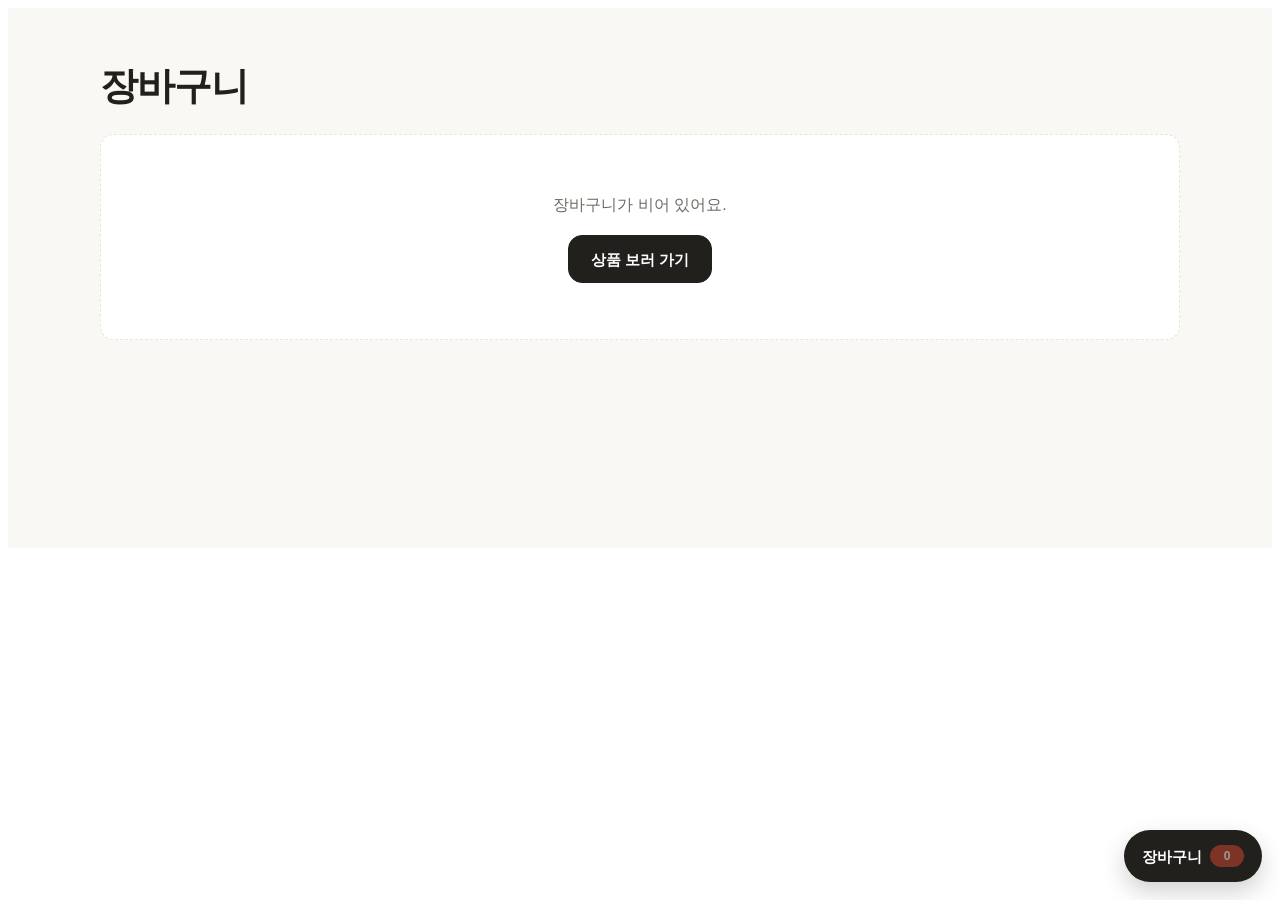
<file: shop/cart.html>
<!doctype html>
<html lang="ko">
<head>
  <meta charset="utf-8">
  <meta name="viewport" content="width=device-width, initial-scale=1">
  <title>장바구니</title>
  <meta name="robots" content="noindex">
  <!-- ① 내 사이트 공통 CSS가 있으면 여기에 연결해요. 예) <link rel="stylesheet" href="../assets/style.css"> -->
  <link rel="stylesheet" href="shop.css">
</head>
<body data-shop-page="cart">
  <!-- ② HEADER: 내 사이트 머리(로고·메뉴)를 여기에 그대로 붙여 넣어요. 메뉴에 "쇼핑"(shop/)과 장바구니 링크를 넣어 주세요.
       장바구니 링크 예) <a href="cart.html" data-shop-cart>장바구니 <span class="sk-count" data-shop-cart-count>0</span></a> -->

  <main class="sk-page">
    <div class="sk-wrap">
      <div class="sk-head"><h1>장바구니</h1></div>
      <div data-shop-cart-page><div class="sk-empty">불러오는 중이에요…</div></div>
    </div>
  </main>

  <!-- ③ FOOTER: 내 사이트 바닥글을 여기에 붙여 넣어요. 사업자 정보(상호·대표·사업자번호·통신판매업 신고번호·주소·연락처)를 꼭 적어요. -->

  <script src="shop.js" defer></script>
</body>
</html>
</file>
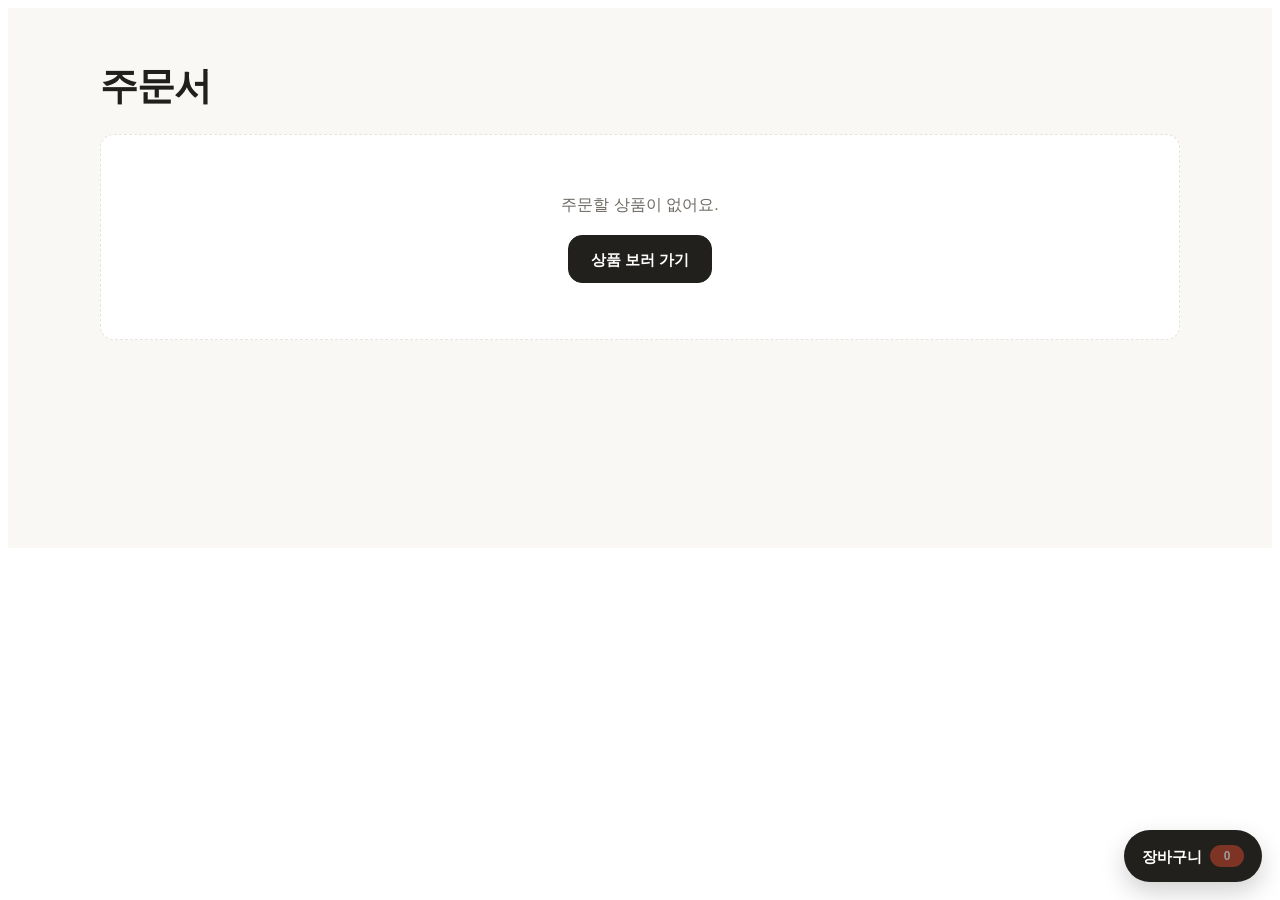
<file: shop/checkout.html>
<!doctype html>
<html lang="ko">
<head>
  <meta charset="utf-8">
  <meta name="viewport" content="width=device-width, initial-scale=1">
  <title>주문서</title>
  <meta name="robots" content="noindex">
  <!-- ① 내 사이트 공통 CSS가 있으면 여기에 연결해요. 예) <link rel="stylesheet" href="../assets/style.css"> -->
  <link rel="stylesheet" href="shop.css">
</head>
<body data-shop-page="checkout">
  <!-- ② HEADER: 내 사이트 머리(로고·메뉴)를 여기에 그대로 붙여 넣어요. 메뉴에 "쇼핑"(shop/)과 장바구니 링크를 넣어 주세요.
       장바구니 링크 예) <a href="cart.html" data-shop-cart>장바구니 <span class="sk-count" data-shop-cart-count>0</span></a> -->

  <main class="sk-page">
    <div class="sk-wrap">
      <div class="sk-head"><h1>주문서</h1></div>
      <div data-shop-checkout><div class="sk-empty">불러오는 중이에요…</div></div>
    </div>
  </main>

  <!-- ③ FOOTER: 내 사이트 바닥글을 여기에 붙여 넣어요. 사업자 정보(상호·대표·사업자번호·통신판매업 신고번호·주소·연락처)를 꼭 적어요. -->

  <script src="shop.js" defer></script>
</body>
</html>
</file>
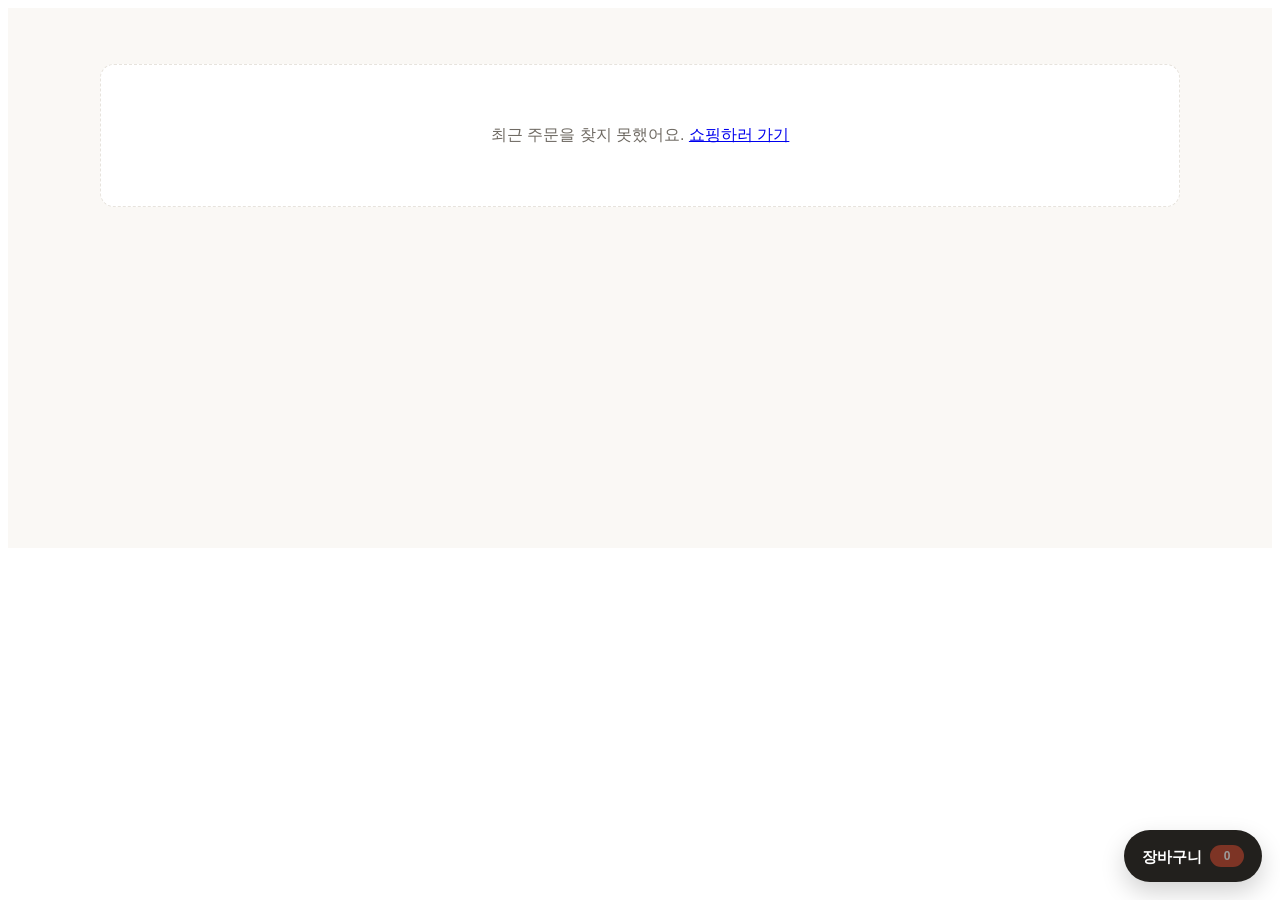
<file: shop/complete.html>
<!doctype html>
<html lang="ko">
<head>
  <meta charset="utf-8">
  <meta name="viewport" content="width=device-width, initial-scale=1">
  <title>주문 완료</title>
  <meta name="robots" content="noindex">
  <!-- ① 내 사이트 공통 CSS가 있으면 여기에 연결해요. 예) <link rel="stylesheet" href="../assets/style.css"> -->
  <link rel="stylesheet" href="shop.css">
</head>
<body data-shop-page="complete">
  <!-- ② HEADER: 내 사이트 머리(로고·메뉴)를 여기에 그대로 붙여 넣어요. 메뉴에 "쇼핑"(shop/)과 장바구니 링크를 넣어 주세요.
       장바구니 링크 예) <a href="cart.html" data-shop-cart>장바구니 <span class="sk-count" data-shop-cart-count>0</span></a> -->

  <main class="sk-page">
    <div class="sk-wrap">
      <div data-shop-complete><div class="sk-empty">불러오는 중이에요…</div></div>
    </div>
  </main>

  <!-- ③ FOOTER: 내 사이트 바닥글을 여기에 붙여 넣어요. 사업자 정보(상호·대표·사업자번호·통신판매업 신고번호·주소·연락처)를 꼭 적어요. -->

  <script src="shop.js" defer></script>
</body>
</html>
</file>
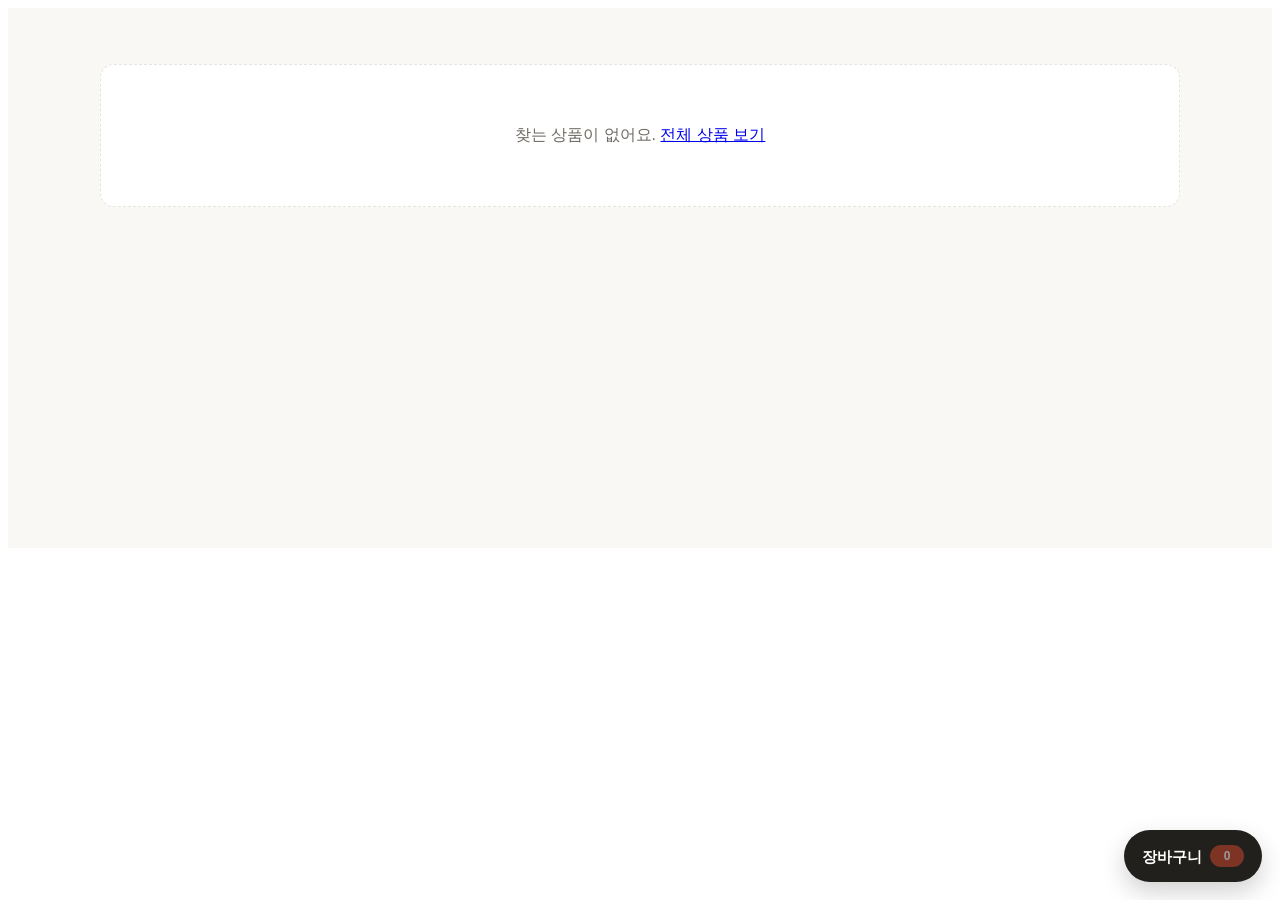
<file: shop/product.html>
<!doctype html>
<html lang="ko">
<head>
  <meta charset="utf-8">
  <meta name="viewport" content="width=device-width, initial-scale=1">
  <title>상품</title>
  <!-- ① 내 사이트 공통 CSS가 있으면 여기에 연결해요. 예) <link rel="stylesheet" href="../assets/style.css"> -->
  <link rel="stylesheet" href="shop.css">
</head>
<body data-shop-page="product">
  <!-- ② HEADER: 내 사이트 머리(로고·메뉴)를 여기에 그대로 붙여 넣어요. 메뉴에 "쇼핑"(shop/)과 장바구니 링크를 넣어 주세요.
       장바구니 링크 예) <a href="cart.html" data-shop-cart>장바구니 <span class="sk-count" data-shop-cart-count>0</span></a> -->

  <main class="sk-page">
    <div class="sk-wrap">
      <div data-shop-product><div class="sk-empty">상품을 불러오는 중이에요…</div></div>
    </div>
  </main>

  <!-- ③ FOOTER: 내 사이트 바닥글을 여기에 붙여 넣어요. 사업자 정보(상호·대표·사업자번호·통신판매업 신고번호·주소·연락처)를 꼭 적어요. -->

  <script src="shop.js" defer></script>
</body>
</html>
</file>
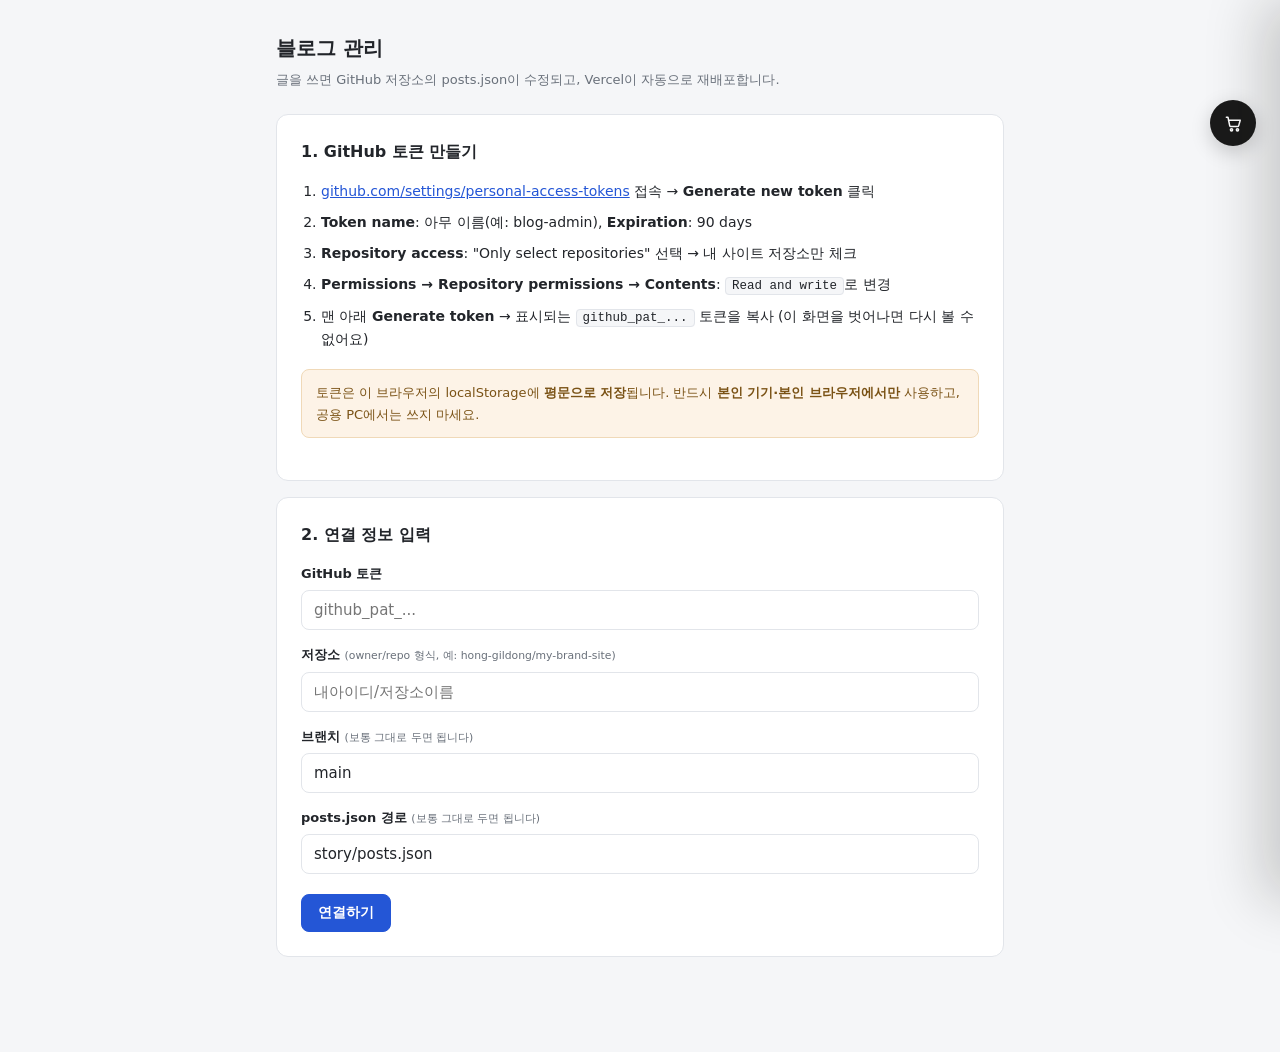
<file: story/admin.html>
<!DOCTYPE html>
<html lang="ko">
<head>
<meta charset="UTF-8">
<meta name="viewport" content="width=device-width, initial-scale=1">
<meta name="robots" content="noindex, nofollow">
<title>블로그 관리</title>
<style>
:root{
  --a-bg:#f5f6f8; --a-panel:#ffffff; --a-ink:#22252a; --a-sub:#69707a;
  --a-line:#e2e5ea; --a-brand:#2456d6; --a-danger:#c0392b; --a-ok:#1e7e46;
}
*{margin:0;padding:0;box-sizing:border-box}
body{background:var(--a-bg);color:var(--a-ink);line-height:1.65;
  font-family:system-ui,-apple-system,'Apple SD Gothic Neo','Malgun Gothic',sans-serif;
  font-size:15px;min-height:100vh}
.wrap{max-width:760px;margin:0 auto;padding:32px 16px 80px}
h1{font-size:20px;font-weight:700;margin-bottom:4px}
.sub{color:var(--a-sub);font-size:13px;margin-bottom:24px}
.panel{background:var(--a-panel);border:1px solid var(--a-line);border-radius:12px;
  padding:24px;margin-bottom:16px}
.panel h2{font-size:16px;margin-bottom:14px}
ol.guide{margin:0 0 18px 20px;font-size:14px;color:var(--a-ink)}
ol.guide li{margin-bottom:8px}
ol.guide code{background:var(--a-bg);border:1px solid var(--a-line);border-radius:4px;
  padding:1px 6px;font-size:12.5px;word-break:break-all}
.warn{background:#fdf3e7;border:1px solid #f0d9b8;color:#7a5215;border-radius:8px;
  padding:12px 14px;font-size:13px;margin-bottom:18px}
label{display:block;font-size:13px;font-weight:600;margin:14px 0 6px}
label small{font-weight:400;color:var(--a-sub)}
input[type=text],input[type=password],input[type=date],textarea{
  width:100%;border:1px solid var(--a-line);border-radius:8px;padding:10px 12px;
  font-size:15px;font-family:inherit;background:#fff;color:var(--a-ink)}
input:focus,textarea:focus{outline:2px solid color-mix(in srgb,var(--a-brand) 35%,transparent);
  border-color:var(--a-brand)}
textarea{min-height:260px;resize:vertical;line-height:1.7}
.btn{display:inline-block;border:1px solid var(--a-line);background:#fff;color:var(--a-ink);
  border-radius:8px;padding:9px 16px;font-size:14px;font-weight:600;cursor:pointer;
  font-family:inherit}
.btn:hover{background:var(--a-bg)}
.btn.primary{background:var(--a-brand);border-color:var(--a-brand);color:#fff}
.btn.primary:hover{filter:brightness(1.08)}
.btn.danger{color:var(--a-danger)}
.btn.small{padding:5px 10px;font-size:12.5px;font-weight:500}
.btn:disabled{opacity:.5;cursor:default}
.row-actions{display:flex;gap:8px;margin-top:20px;flex-wrap:wrap}
.status{margin:14px 0 0;padding:11px 14px;border-radius:8px;font-size:13.5px;display:none}
.status.show{display:block}
.status.info{background:#eef3fd;color:#1d3f8f;border:1px solid #ccdaf6}
.status.ok{background:#e9f6ee;color:var(--a-ok);border:1px solid #c4e5d1}
.status.err{background:#fdeeec;color:var(--a-danger);border:1px solid #f2cdc7;white-space:pre-line}
.topbar{display:flex;justify-content:space-between;align-items:flex-start;gap:12px;
  flex-wrap:wrap;margin-bottom:20px}
.repo-chip{font-size:12.5px;color:var(--a-sub);background:var(--a-panel);
  border:1px solid var(--a-line);border-radius:999px;padding:4px 12px}
.tbl-wrap{overflow-x:auto}
table{width:100%;border-collapse:collapse;font-size:14px}
th,td{text-align:left;padding:11px 10px;border-bottom:1px solid var(--a-line);
  vertical-align:middle}
th{font-size:12px;color:var(--a-sub);font-weight:600;letter-spacing:.03em}
td.title-cell{font-weight:600;max-width:280px}
td .date{color:var(--a-sub);font-size:13px;white-space:nowrap}
td.ops{white-space:nowrap;text-align:right}
.empty-row td{color:var(--a-sub);text-align:center;padding:32px 10px}
.help{background:var(--a-bg);border:1px solid var(--a-line);border-radius:8px;
  padding:10px 14px;font-size:12.5px;color:var(--a-sub);margin-top:8px;line-height:1.8}
.help code{background:#fff;border:1px solid var(--a-line);border-radius:4px;padding:0 5px}
.hidden{display:none}
a.plain{color:var(--a-brand)}
@media (max-width:520px){
  .panel{padding:18px 14px}
  td.title-cell{max-width:150px}
}
</style>
  <link rel="stylesheet" href="../assets/cart.css">
</head>
<body>
<div class="wrap">
  <h1>블로그 관리</h1>
  <p class="sub">글을 쓰면 GitHub 저장소의 posts.json이 수정되고, Vercel이 자동으로 재배포합니다.</p>

  <!-- ===== 연결 화면 ===== -->
  <section id="view-connect" class="hidden">
    <div class="panel">
      <h2>1. GitHub 토큰 만들기</h2>
      <ol class="guide">
        <li><a class="plain" href="https://github.com/settings/personal-access-tokens" target="_blank" rel="noopener">github.com/settings/personal-access-tokens</a> 접속 → <strong>Generate new token</strong> 클릭</li>
        <li><strong>Token name</strong>: 아무 이름(예: blog-admin), <strong>Expiration</strong>: 90 days</li>
        <li><strong>Repository access</strong>: "Only select repositories" 선택 → 내 사이트 저장소만 체크</li>
        <li><strong>Permissions → Repository permissions → Contents</strong>: <code>Read and write</code>로 변경</li>
        <li>맨 아래 <strong>Generate token</strong> → 표시되는 <code>github_pat_...</code> 토큰을 복사 (이 화면을 벗어나면 다시 볼 수 없어요)</li>
      </ol>
      <div class="warn">토큰은 이 브라우저의 localStorage에 <strong>평문으로 저장</strong>됩니다. 반드시 <strong>본인 기기·본인 브라우저에서만</strong> 사용하고, 공용 PC에서는 쓰지 마세요.</div>
    </div>
    <div class="panel">
      <h2>2. 연결 정보 입력</h2>
      <form id="connect-form">
        <label>GitHub 토큰</label>
        <input type="password" id="c-token" placeholder="github_pat_..." autocomplete="off" required>
        <label>저장소 <small>(owner/repo 형식, 예: hong-gildong/my-brand-site)</small></label>
        <input type="text" id="c-repo" placeholder="내아이디/저장소이름" autocomplete="off" required>
        <label>브랜치 <small>(보통 그대로 두면 됩니다)</small></label>
        <input type="text" id="c-branch" value="main" autocomplete="off">
        <label>posts.json 경로 <small>(보통 그대로 두면 됩니다)</small></label>
        <input type="text" id="c-path" value="story/posts.json" autocomplete="off">
        <div class="row-actions">
          <button type="submit" class="btn primary">연결하기</button>
        </div>
      </form>
      <div id="connect-status" class="status"></div>
    </div>
  </section>

  <!-- ===== 목록 화면 ===== -->
  <section id="view-list" class="hidden">
    <div class="topbar">
      <span class="repo-chip" id="repo-chip"></span>
      <div style="display:flex;gap:8px;flex-wrap:wrap">
        <a class="btn small" href="../index.html" id="open-blog">내 블로그 열기</a>
        <button class="btn small" id="btn-reload">새로고침</button>
        <button class="btn small danger" id="btn-disconnect">연결 해제</button>
      </div>
    </div>
    <div class="panel">
      <div style="display:flex;justify-content:space-between;align-items:center;margin-bottom:14px">
        <h2 style="margin:0">글 목록</h2>
        <button class="btn primary" id="btn-new">새 글 쓰기</button>
      </div>
      <div class="tbl-wrap">
        <table>
          <thead><tr><th>제목</th><th>날짜</th><th style="text-align:right">관리</th></tr></thead>
          <tbody id="post-rows"></tbody>
        </table>
      </div>
      <div id="list-status" class="status"></div>
    </div>
  </section>

  <!-- ===== 편집 화면 ===== -->
  <section id="view-edit" class="hidden">
    <div class="panel">
      <h2 id="edit-heading">새 글 쓰기</h2>
      <form id="edit-form">
        <label>제목</label>
        <input type="text" id="f-title" required>
        <label>날짜</label>
        <input type="date" id="f-date" required>
        <label>요약 <small>(목록 카드에 보이는 한두 문장)</small></label>
        <input type="text" id="f-summary">
        <label>태그 <small>(콤마로 구분, 예: 브랜드, 신제품)</small></label>
        <input type="text" id="f-tags">
        <label>본문</label>
        <textarea id="f-body" required></textarea>
        <label>작성자 <small>(검색·AI 신뢰 신호. 예: 홍길동 · ○○ 대표)</small></label>
        <input type="text" id="f-author">
        <label>FAQ <small>(선택. 한 줄에 하나, <code>질문 | 답</code> 형식 — 글 끝에 접이식으로 붙고 FAQ 구조화 데이터가 됩니다)</small></label>
        <textarea id="f-faq" rows="3" placeholder="무기자차는 왜 하얗게 뜨나요? | 산화아연·이산화티탄 입자가 빛을 반사해서입니다. 얇게 여러 번 펴 바르면 줄어듭니다."></textarea>
        <label>참고·출처 <small>(선택. 한 줄에 하나, <code>제목 | URL</code> 형식)</small></label>
        <textarea id="f-sources" rows="2" placeholder="식약처 기능성화장품 안내 | https://..."></textarea>
        <div class="help">
          본문 작성 규칙 (이것만 지원해요)<br>
          &bull; 문단 나누기: 빈 줄 한 줄<br>
          &bull; 소제목: 줄 맨 앞에 <code>## </code><br>
          &bull; 목록: 줄 맨 앞에 <code>- </code>
        </div>
        <div class="row-actions">
          <button type="submit" class="btn primary" id="btn-save">저장</button>
          <button type="button" class="btn" id="btn-cancel">취소</button>
        </div>
      </form>
      <div id="edit-status" class="status"></div>
    </div>
  </section>
</div>

<script>
(function(){
  'use strict';
  var LS_KEY = 'blogAdminConfig';
  var API = 'https://api.github.com';
  var config = null;      // {token, repo, branch, path}
  var posts = [];         // 현재 posts 배열
  var currentSha = null;  // posts.json의 현재 sha
  var editingId = null;   // 수정 중인 글 id (새 글이면 null)

  // ---------- 유틸 ----------
  function $(id){ return document.getElementById(id); }
  function show(id){ ['view-connect','view-list','view-edit'].forEach(function(v){
    $(v).classList.toggle('hidden', v !== id); }); window.scrollTo(0,0); }
  function setStatus(id, type, msg){
    var n = $(id);
    n.className = 'status show ' + type;
    n.textContent = msg;
  }
  function clearStatus(id){ $(id).className = 'status'; $(id).textContent=''; }

  // 유니코드 안전 base64
  function b64encode(str){
    var bytes = new TextEncoder().encode(str), bin = '';
    for (var i = 0; i < bytes.length; i++) bin += String.fromCharCode(bytes[i]);
    return btoa(bin);
  }
  function b64decode(b64){
    var bin = atob(b64.replace(/\s/g,'')), bytes = new Uint8Array(bin.length);
    for (var i = 0; i < bin.length; i++) bytes[i] = bin.charCodeAt(i);
    return new TextDecoder().decode(bytes);
  }

  function slugify(title){
    var s = String(title).toLowerCase()
      .replace(/[^a-z0-9가-힣]+/g, '-')
      .replace(/^-+|-+$/g, '')
      .slice(0, 40);
    return (s || 'post') + '-' + Date.now().toString(36);
  }

  function today(){
    var d = new Date();
    return d.getFullYear() + '-' + String(d.getMonth()+1).padStart(2,'0') + '-' +
      String(d.getDate()).padStart(2,'0');
  }

  // ---------- GitHub API ----------
  function gh(method, urlPath, body){
    return fetch(API + urlPath, {
      method: method,
      headers: {
        'Authorization': 'Bearer ' + config.token,
        'Accept': 'application/vnd.github+json',
        'X-GitHub-Api-Version': '2022-11-28'
      },
      body: body ? JSON.stringify(body) : undefined
    });
  }

  function contentsPath(){
    return '/repos/' + config.repo + '/contents/' +
      config.path.split('/').map(encodeURIComponent).join('/');
  }

  function friendlyError(status, detail){
    if (status === 401) return '토큰이 올바르지 않거나 만료되었습니다. 연결 해제 후 새 토큰으로 다시 연결해 주세요.';
    if (status === 403) return '권한이 없습니다. 토큰의 Repository access에 이 저장소가 포함되어 있고, Contents 권한이 Read and write인지 확인해 주세요.';
    if (status === 404) return '파일을 찾을 수 없습니다. 저장소 이름(owner/repo), 브랜치, posts.json 경로를 확인해 주세요.';
    return 'GitHub 오류 (' + status + ')' + (detail ? '\n' + detail : '');
  }

  function loadPosts(){
    return gh('GET', contentsPath() + '?ref=' + encodeURIComponent(config.branch))
      .then(function(r){
        if (!r.ok) return r.json().catch(function(){return {};}).then(function(j){
          throw new Error(friendlyError(r.status, j.message));
        });
        return r.json();
      })
      .then(function(j){
        currentSha = j.sha;
        var parsed;
        try { parsed = JSON.parse(b64decode(j.content)); }
        catch(e){ throw new Error('posts.json 파싱에 실패했습니다. 파일이 올바른 JSON인지 확인해 주세요.'); }
        posts = Array.isArray(parsed) ? parsed : [];
        return posts;
      });
  }

  // newPosts 저장. 409/sha 불일치 시 1회 재로드 후 재시도.
  function savePosts(newPosts, message, isRetry){
    var body = {
      message: message,
      content: b64encode(JSON.stringify(newPosts, null, 2) + '\n'),
      sha: currentSha,
      branch: config.branch
    };
    return gh('PUT', contentsPath(), body).then(function(r){
      if (r.ok) return r.json().then(function(j){
        currentSha = j.content && j.content.sha;
        posts = newPosts;
      });
      return r.json().catch(function(){return {};}).then(function(j){
        var conflict = r.status === 409 ||
          (r.status === 422 && /sha/i.test(j.message || ''));
        if (conflict && !isRetry){
          // 원격이 먼저 바뀜: 재로드 후 1회 재시도 (내 변경을 최신 상태 위에 다시 적용해야 하므로
          // 여기서는 sha만 새로 받아 같은 내용으로 재시도)
          return loadPosts().then(function(){
            return savePosts(newPosts, message, true);
          });
        }
        throw new Error(friendlyError(r.status, j.message));
      });
    });
  }

  // ---------- 화면: 연결 ----------
  $('connect-form').addEventListener('submit', function(e){
    e.preventDefault();
    var repo = $('c-repo').value.trim().replace(/^https?:\/\/github\.com\//,'').replace(/\/+$/,'');
    var cfg = {
      token: $('c-token').value.trim(),
      repo: repo,
      branch: $('c-branch').value.trim() || 'main',
      path: $('c-path').value.trim().replace(/^\/+/,'') || 'story/posts.json'
    };
    if (!/^[^\/\s]+\/[^\/\s]+$/.test(cfg.repo)){
      setStatus('connect-status','err','저장소는 owner/repo 형식으로 입력해 주세요. (예: hong-gildong/my-site)');
      return;
    }
    config = cfg;
    setStatus('connect-status','info','연결 확인 중...');
    loadPosts().then(function(){
      localStorage.setItem(LS_KEY, JSON.stringify(cfg));
      clearStatus('connect-status');
      renderList();
      show('view-list');
    }).catch(function(err){
      config = null;
      setStatus('connect-status','err', err.message);
    });
  });

  // ---------- 화면: 목록 ----------
  function renderList(){
    $('repo-chip').textContent = config.repo + ' · ' + config.branch + ' · ' + config.path;
    var tbody = $('post-rows');
    tbody.textContent = '';
    var sorted = posts.slice().sort(function(a,b){
      return String(b.date||'').localeCompare(String(a.date||''));
    });
    if (sorted.length === 0){
      var tr = document.createElement('tr');
      tr.className = 'empty-row';
      var td = document.createElement('td');
      td.colSpan = 3;
      td.textContent = '아직 글이 없습니다. 첫 글을 써보세요.';
      tr.appendChild(td);
      tbody.appendChild(tr);
      return;
    }
    sorted.forEach(function(p){
      var tr = document.createElement('tr');
      var tdT = document.createElement('td');
      tdT.className = 'title-cell';
      tdT.textContent = String(p.title || '(제목 없음)');
      var tdD = document.createElement('td');
      var span = document.createElement('span');
      span.className = 'date';
      span.textContent = String(p.date || '');
      tdD.appendChild(span);
      var tdO = document.createElement('td');
      tdO.className = 'ops';
      var bE = document.createElement('button');
      bE.className = 'btn small'; bE.type = 'button'; bE.textContent = '수정';
      bE.addEventListener('click', function(){ openEdit(p.id); });
      var bD = document.createElement('button');
      bD.className = 'btn small danger'; bD.type = 'button'; bD.textContent = '삭제';
      bD.style.marginLeft = '6px';
      bD.addEventListener('click', function(){ removePost(p); });
      tdO.appendChild(bE); tdO.appendChild(bD);
      tr.appendChild(tdT); tr.appendChild(tdD); tr.appendChild(tdO);
      tbody.appendChild(tr);
    });
  }

  $('btn-reload').addEventListener('click', function(){
    setStatus('list-status','info','불러오는 중...');
    loadPosts().then(function(){ clearStatus('list-status'); renderList(); })
      .catch(function(err){ setStatus('list-status','err', err.message); });
  });

  $('btn-disconnect').addEventListener('click', function(){
    if (!confirm('연결을 해제할까요? 저장된 토큰과 설정이 이 브라우저에서 삭제됩니다.')) return;
    localStorage.removeItem(LS_KEY);
    config = null; posts = []; currentSha = null;
    $('c-token').value = '';
    show('view-connect');
  });

  function removePost(p){
    if (!confirm('"' + String(p.title||'') + '" 글을 삭제할까요? 되돌릴 수 없습니다.')) return;
    var newPosts = posts.filter(function(x){ return x.id !== p.id; });
    setStatus('list-status','info','삭제하는 중...');
    savePosts(newPosts, 'post: 삭제 - ' + String(p.title||p.id))
      .then(function(){
        renderList();
        setStatus('list-status','ok','삭제 완료 — Vercel이 1~2분 안에 자동 재배포합니다.');
      })
      .catch(function(err){ setStatus('list-status','err', err.message); });
  }

  // ---------- 화면: 편집 ----------
  function openEdit(id){
    editingId = id || null;
    clearStatus('edit-status');
    var p = null;
    if (id) posts.forEach(function(x){ if (x.id === id) p = x; });
    $('edit-heading').textContent = p ? '글 수정' : '새 글 쓰기';
    $('f-title').value = p ? String(p.title||'') : '';
    $('f-date').value = p ? String(p.date||today()) : today();
    $('f-summary').value = p ? String(p.summary||'') : '';
    $('f-tags').value = p && Array.isArray(p.tags) ? p.tags.join(', ') : '';
    $('f-body').value = p ? String(p.body||'') : '';
    $('f-author').value = p ? String(p.author||'') : (localStorage.getItem('blog-author') || '');
    $('f-faq').value = p && Array.isArray(p.faq) ? p.faq.map(function(f){ return (f.q||'') + ' | ' + (f.a||''); }).join('\n') : '';
    $('f-sources').value = p && Array.isArray(p.sources) ? p.sources.map(function(s){ return (s.title||'') + (s.url ? ' | ' + s.url : ''); }).join('\n') : '';
    show('view-edit');
  }

  $('btn-new').addEventListener('click', function(){ openEdit(null); });
  $('btn-cancel').addEventListener('click', function(){ show('view-list'); });

  $('edit-form').addEventListener('submit', function(e){
    e.preventDefault();
    var title = $('f-title').value.trim();
    var prev = null;
    if (editingId) posts.forEach(function(x){ if (x.id === editingId) prev = x; });
    function pairs(text, k1, k2){
      return text.split('\n').map(function(l){ return l.trim(); }).filter(Boolean).map(function(l){
        var i = l.indexOf('|'); var o = {};
        o[k1] = (i < 0 ? l : l.slice(0, i)).trim();
        if (i >= 0 && l.slice(i+1).trim()) o[k2] = l.slice(i+1).trim();
        return o;
      });
    }
    var author = $('f-author').value.trim();
    if (author) localStorage.setItem('blog-author', author);
    var faq = pairs($('f-faq').value, 'q', 'a').filter(function(f){ return f.q && f.a; });
    var sources = pairs($('f-sources').value, 'title', 'url');
    // 이 폼에 없는 필드(url·description·updated 등)는 그대로 보존합니다.
    var post = Object.assign({}, prev || {}, {
      id: editingId || slugify(title),
      title: title,
      date: $('f-date').value || today(),
      summary: $('f-summary').value.trim(),
      tags: $('f-tags').value.split(',').map(function(s){return s.trim();}).filter(Boolean),
      body: $('f-body').value.replace(/\r\n/g,'\n').trim()
    });
    if (author) post.author = author; else delete post.author;
    if (faq.length) post.faq = faq; else delete post.faq;
    if (sources.length) post.sources = sources; else delete post.sources;
    if (prev && prev.body !== post.body) post.updated = today();
    var newPosts;
    if (editingId){
      newPosts = posts.map(function(x){ return x.id === editingId ? post : x; });
    } else {
      newPosts = posts.concat([post]);
    }
    var btn = $('btn-save');
    btn.disabled = true;
    setStatus('edit-status','info','저장하는 중...');
    savePosts(newPosts, 'post: ' + title)
      .then(function(){
        btn.disabled = false;
        renderList();
        show('view-list');
        setStatus('list-status','ok','저장 완료 — Vercel이 1~2분 안에 자동 재배포합니다. 위의 "내 블로그 열기"로 확인해 보세요.');
      })
      .catch(function(err){
        btn.disabled = false;
        setStatus('edit-status','err', err.message);
      });
  });

  // ---------- 시작 ----------
  (function init(){
    var saved = null;
    try { saved = JSON.parse(localStorage.getItem(LS_KEY) || 'null'); } catch(e){}
    if (saved && saved.token && saved.repo){
      config = saved;
      show('view-list');
      $('repo-chip').textContent = config.repo;
      setStatus('list-status','info','글 목록을 불러오는 중...');
      loadPosts().then(function(){ clearStatus('list-status'); renderList(); })
        .catch(function(err){ setStatus('list-status','err', err.message); renderList(); });
    } else {
      show('view-connect');
    }
  })();
})();
</script>
  <script src="../assets/cart.js" defer></script>
</body>
</html>
</file>
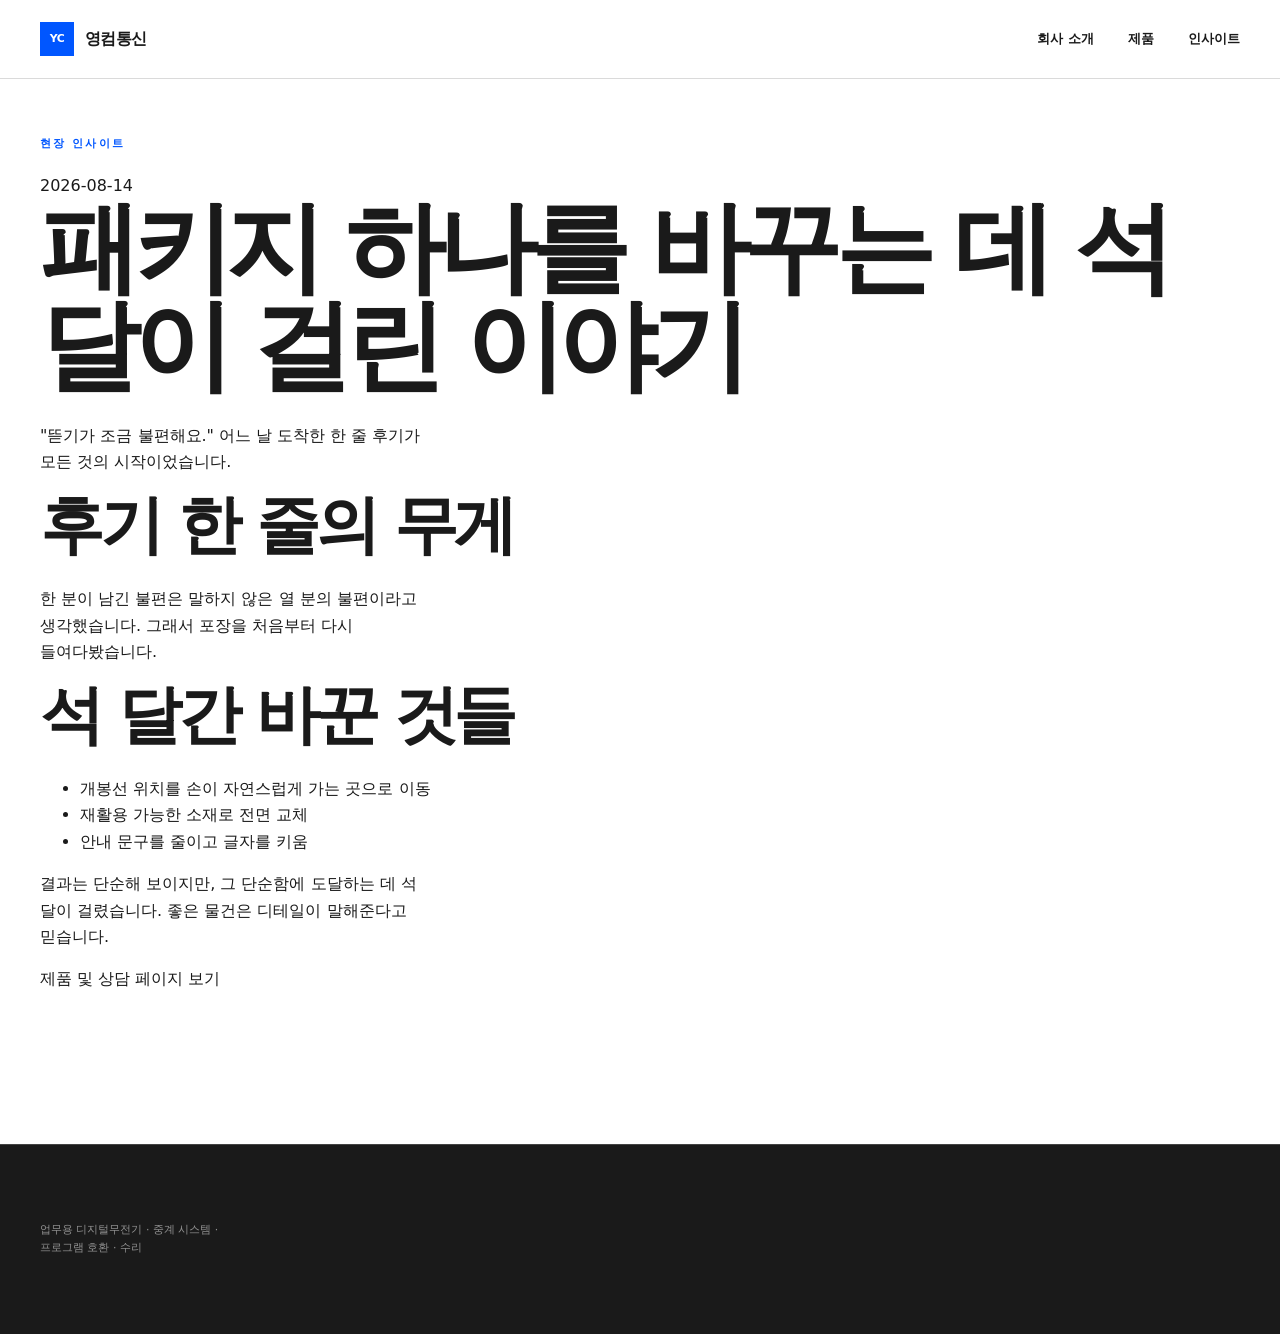
<file: story/behind-package-20260829.html>
<!doctype html>
<html lang="ko">
<head>
  <meta charset="utf-8">
  <meta name="viewport" content="width=device-width, initial-scale=1">
  <meta name="description" content="고객의 한 줄 후기에서 시작된 패키지 개선 프로젝트. 사소해 보이는 디테일에 오래 머문 이유를 적었습니다.">
  <title>패키지 하나를 바꾸는 데 석 달이 걸린 이야기</title>
  <link rel="stylesheet" href="../styles.css">
  <script type="application/ld+json">{"@context":"https://schema.org","@type":"BlogPosting","headline":"패키지 하나를 바꾸는 데 석 달이 걸린 이야기","description":"고객의 한 줄 후기에서 시작된 패키지 개선 프로젝트. 사소해 보이는 디테일에 오래 머문 이유를 적었습니다.","datePublished":"2026-08-14","mainEntityOfPage":"https://youngcom-brand-site.vercel.app/story/behind-package-20260829.html","url":"https://youngcom-brand-site.vercel.app/story/behind-package-20260829.html"}</script>
  <script type="application/ld+json">{"@context":"https://schema.org","@type":"BreadcrumbList","itemListElement":[{"@type":"ListItem","position":1,"name":"홈","item":"https://youngcom-brand-site.vercel.app/"},{"@type":"ListItem","position":2,"name":"이야기","item":"https://youngcom-brand-site.vercel.app/story/"},{"@type":"ListItem","position":3,"name":"패키지 하나를 바꾸는 데 석 달이 걸린 이야기"}]}</script>
  <link rel="canonical" href="https://youngcom-brand-site.vercel.app/story/behind-package-20260829.html">
  <meta property="og:type" content="article">
  <meta property="og:title" content="패키지 하나를 바꾸는 데 석 달이 걸린 이야기">
  <meta property="og:description" content="고객의 한 줄 후기에서 시작된 패키지 개선 프로젝트. 사소해 보이는 디테일에 오래 머문 이유를 적었습니다.">
  <meta property="og:url" content="https://youngcom-brand-site.vercel.app/story/behind-package-20260829.html">
</head>
<body>
  <a class="skip-link" href="#main">본문으로 바로가기</a>
  <header class="site-header"><div class="header-inner"><a class="brand" href="../index.html" aria-label="영컴통신 홈"><span class="brand-mark" aria-hidden="true">YC</span><span>영컴통신</span></a><nav class="site-nav" aria-label="주요 메뉴"><a href="../about.html">회사 소개</a><a href="../products.html">제품</a><a href="index.html">인사이트</a></nav></div></header>
  <main id="main"><article class="section"><header><p class="eyebrow">현장 인사이트</p><time datetime="2026-08-14">2026-08-14</time><h1>패키지 하나를 바꾸는 데 석 달이 걸린 이야기</h1></header>
      <p>&quot;뜯기가 조금 불편해요.&quot; 어느 날 도착한 한 줄 후기가 모든 것의 시작이었습니다.</p>
      <h2>후기 한 줄의 무게</h2>
      <p>한 분이 남긴 불편은 말하지 않은 열 분의 불편이라고 생각했습니다. 그래서 포장을 처음부터 다시 들여다봤습니다.</p>
      <h2>석 달간 바꾼 것들</h2>
      <ul><li>개봉선 위치를 손이 자연스럽게 가는 곳으로 이동</li><li>재활용 가능한 소재로 전면 교체</li><li>안내 문구를 줄이고 글자를 키움</li></ul>
      <p>결과는 단순해 보이지만, 그 단순함에 도달하는 데 석 달이 걸렸습니다. 좋은 물건은 디테일이 말해준다고 믿습니다.</p>
      
      <p><a href="../products.html">제품 및 상담 페이지 보기</a></p>
    </article></main>
  <footer><div class="footer-info"><p>업무용 디지털무전기 · 중계 시스템 · 프로그램 호환 · 수리</p></div></footer>
</body>
</html>
</file>
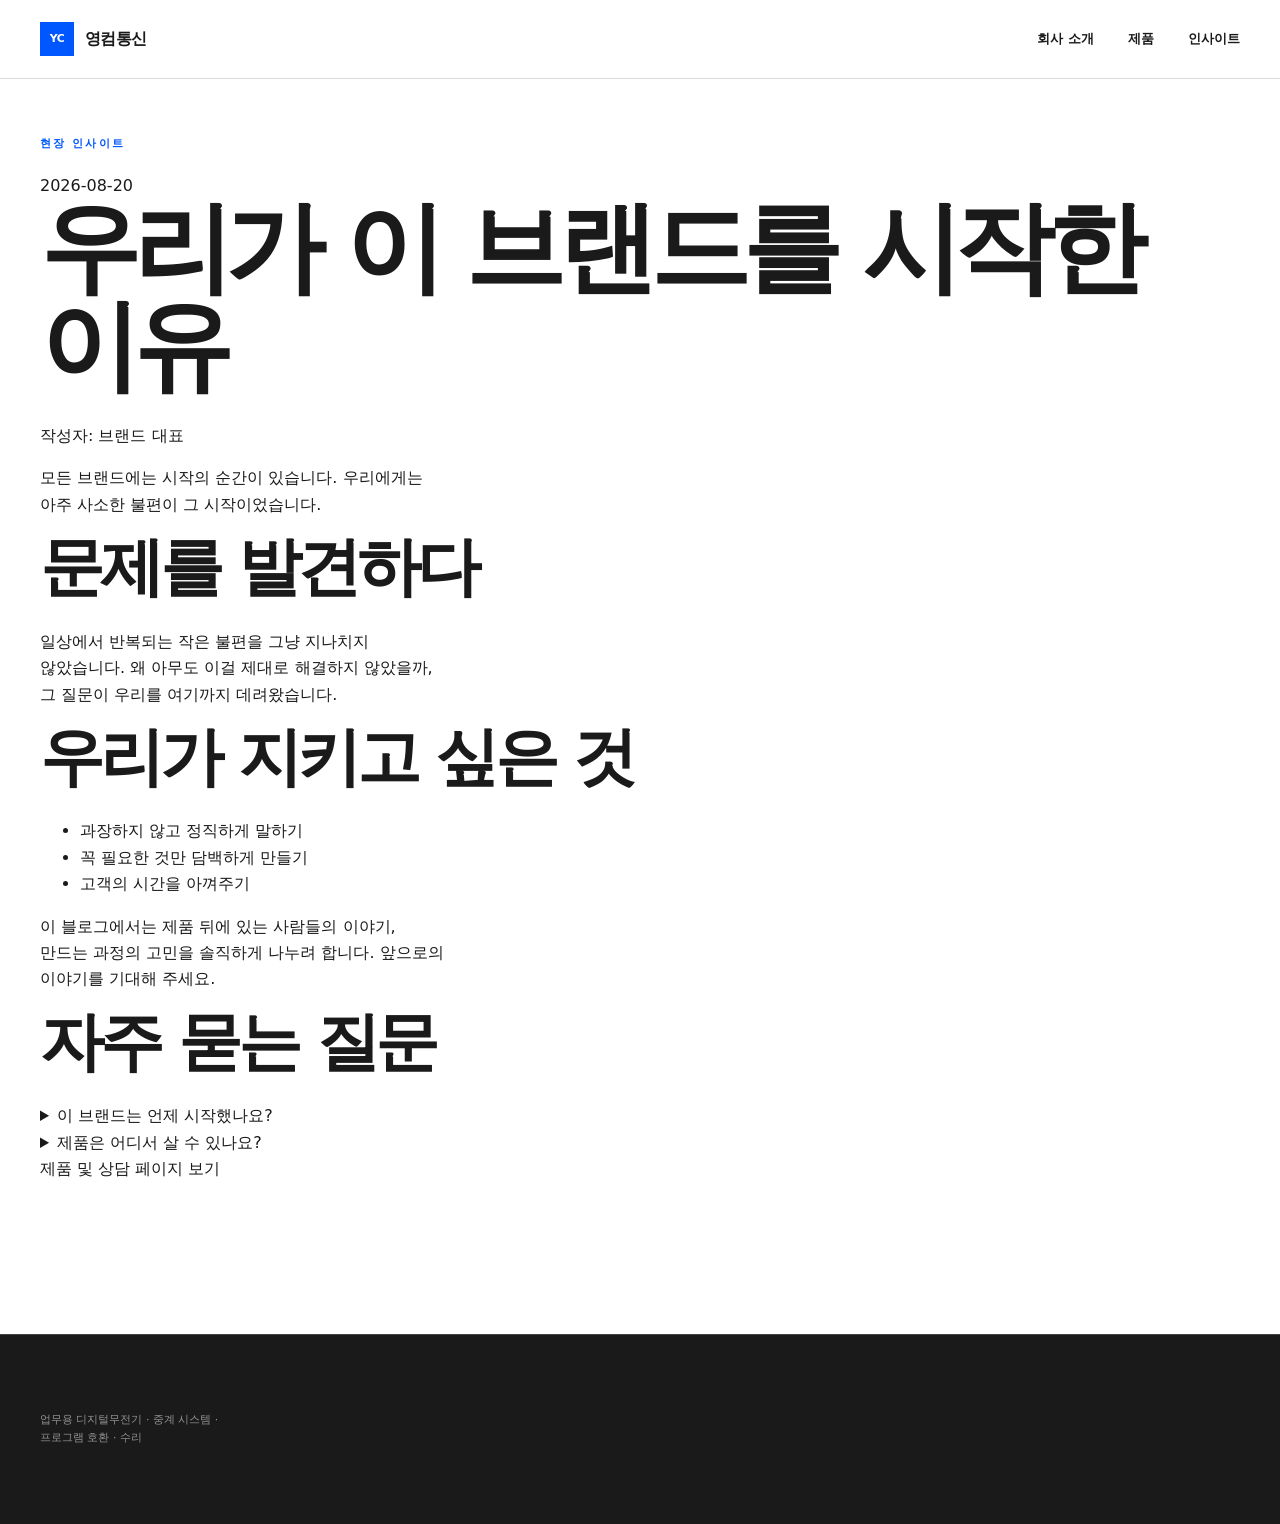
<file: story/first-story-20260829.html>
<!doctype html>
<html lang="ko">
<head>
  <meta charset="utf-8">
  <meta name="viewport" content="width=device-width, initial-scale=1">
  <meta name="description" content="작은 불편에서 시작된 고민이 어떻게 하나의 브랜드가 되었는지, 그 첫 마음을 기록합니다.">
  <meta name="author" content="브랜드 대표">
  <title>우리가 이 브랜드를 시작한 이유</title>
  <link rel="stylesheet" href="../styles.css">
  <script type="application/ld+json">{"@context":"https://schema.org","@type":"BlogPosting","headline":"우리가 이 브랜드를 시작한 이유","description":"작은 불편에서 시작된 고민이 어떻게 하나의 브랜드가 되었는지, 그 첫 마음을 기록합니다.","datePublished":"2026-08-20","author":{"@type":"Person","name":"브랜드 대표"},"mainEntityOfPage":"https://youngcom-brand-site.vercel.app/story/first-story-20260829.html","url":"https://youngcom-brand-site.vercel.app/story/first-story-20260829.html"}</script>
  <script type="application/ld+json">{"@context":"https://schema.org","@type":"FAQPage","mainEntity":[{"@type":"Question","name":"이 브랜드는 언제 시작했나요?","acceptedAnswer":{"@type":"Answer","text":"일상의 작은 불편을 해결하고 싶다는 고민에서 출발했습니다. 자세한 시작 이야기는 본문에 있습니다."}},{"@type":"Question","name":"제품은 어디서 살 수 있나요?","acceptedAnswer":{"@type":"Answer","text":"홈페이지의 '제품' 페이지에서 스토어로 바로 이동할 수 있습니다."}}]}</script>
  <script type="application/ld+json">{"@context":"https://schema.org","@type":"BreadcrumbList","itemListElement":[{"@type":"ListItem","position":1,"name":"홈","item":"https://youngcom-brand-site.vercel.app/"},{"@type":"ListItem","position":2,"name":"이야기","item":"https://youngcom-brand-site.vercel.app/story/"},{"@type":"ListItem","position":3,"name":"우리가 이 브랜드를 시작한 이유"}]}</script>
  <link rel="canonical" href="https://youngcom-brand-site.vercel.app/story/first-story-20260829.html">
  <meta property="og:type" content="article">
  <meta property="og:title" content="우리가 이 브랜드를 시작한 이유">
  <meta property="og:description" content="작은 불편에서 시작된 고민이 어떻게 하나의 브랜드가 되었는지, 그 첫 마음을 기록합니다.">
  <meta property="og:url" content="https://youngcom-brand-site.vercel.app/story/first-story-20260829.html">
</head>
<body>
  <a class="skip-link" href="#main">본문으로 바로가기</a>
  <header class="site-header"><div class="header-inner"><a class="brand" href="../index.html" aria-label="영컴통신 홈"><span class="brand-mark" aria-hidden="true">YC</span><span>영컴통신</span></a><nav class="site-nav" aria-label="주요 메뉴"><a href="../about.html">회사 소개</a><a href="../products.html">제품</a><a href="index.html">인사이트</a></nav></div></header>
  <main id="main"><article class="section"><header><p class="eyebrow">현장 인사이트</p><time datetime="2026-08-20">2026-08-20</time><h1>우리가 이 브랜드를 시작한 이유</h1><p>작성자: 브랜드 대표</p></header>
      <p>모든 브랜드에는 시작의 순간이 있습니다. 우리에게는 아주 사소한 불편이 그 시작이었습니다.</p>
      <h2>문제를 발견하다</h2>
      <p>일상에서 반복되는 작은 불편을 그냥 지나치지 않았습니다. 왜 아무도 이걸 제대로 해결하지 않았을까, 그 질문이 우리를 여기까지 데려왔습니다.</p>
      <h2>우리가 지키고 싶은 것</h2>
      <ul><li>과장하지 않고 정직하게 말하기</li><li>꼭 필요한 것만 담백하게 만들기</li><li>고객의 시간을 아껴주기</li></ul>
      <p>이 블로그에서는 제품 뒤에 있는 사람들의 이야기, 만드는 과정의 고민을 솔직하게 나누려 합니다. 앞으로의 이야기를 기대해 주세요.</p>
      <section class="faq"><h2>자주 묻는 질문</h2><details><summary>이 브랜드는 언제 시작했나요?</summary><p>일상의 작은 불편을 해결하고 싶다는 고민에서 출발했습니다. 자세한 시작 이야기는 본문에 있습니다.</p></details><details><summary>제품은 어디서 살 수 있나요?</summary><p>홈페이지의 '제품' 페이지에서 스토어로 바로 이동할 수 있습니다.</p></details></section>
      <p><a href="../products.html">제품 및 상담 페이지 보기</a></p>
    </article></main>
  <footer><div class="footer-info"><p>업무용 디지털무전기 · 중계 시스템 · 프로그램 호환 · 수리</p></div></footer>
</body>
</html>
</file>
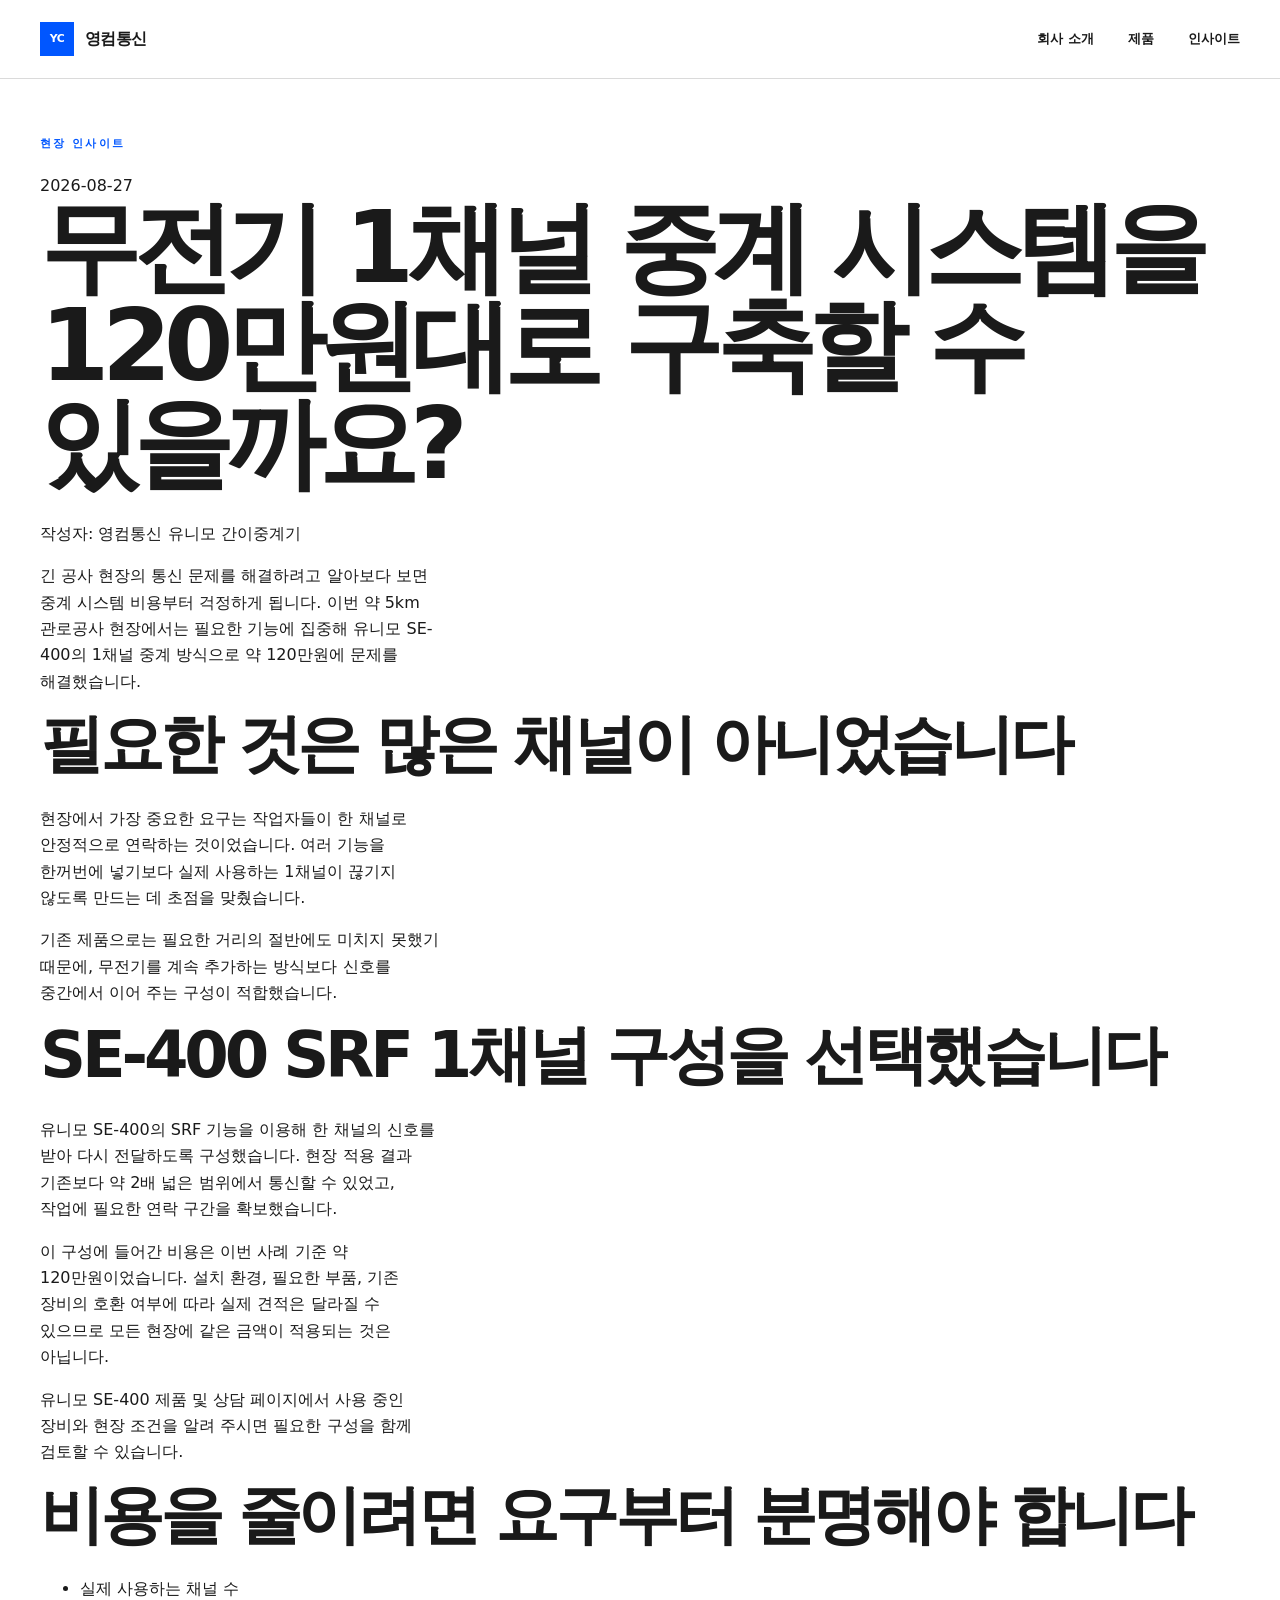
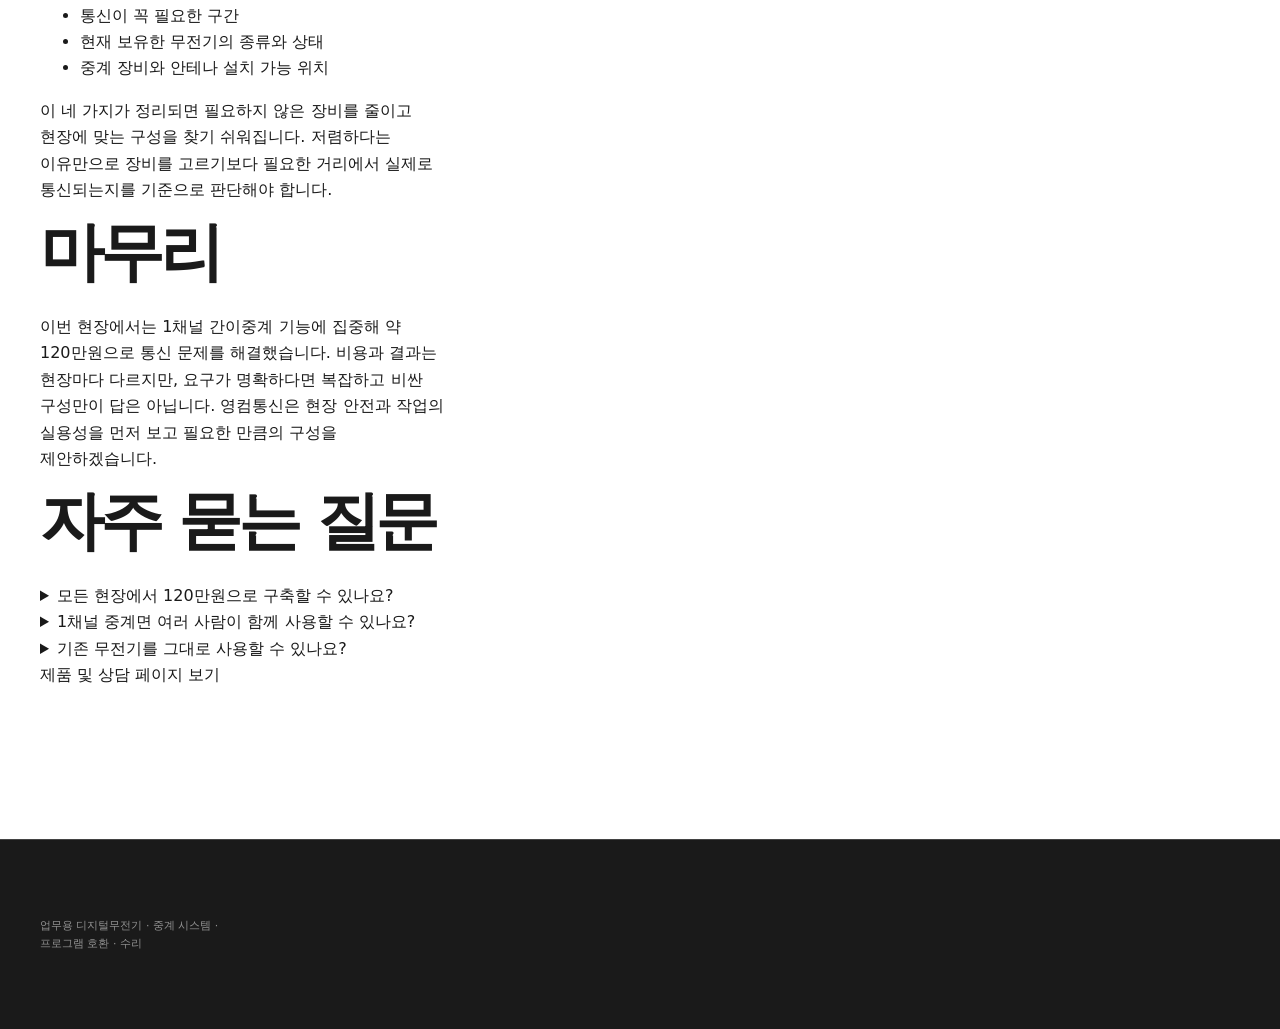
<file: story/one-channel-relay-120-20260827.html>
<!doctype html>
<html lang="ko">
<head>
  <meta charset="utf-8">
  <meta name="viewport" content="width=device-width, initial-scale=1">
  <meta name="description" content="관로공사 현장에서 필요한 기능에 집중해 유니모 SE-400의 1채널 SRF 간이중계 구성으로 약 120만원에 통신 문제를 해결한 사례입니다.">
  <meta name="author" content="영컴통신 유니모 간이중계기">
  <title>무전기 1채널 중계 시스템을 120만원대로 구축할 수 있을까요?</title>
  <link rel="stylesheet" href="../styles.css">
  <script type="application/ld+json">{"@context":"https://schema.org","@type":"BlogPosting","headline":"무전기 1채널 중계 시스템을 120만원대로 구축할 수 있을까요?","description":"관로공사 현장에서 필요한 기능에 집중해 유니모 SE-400의 1채널 SRF 간이중계 구성으로 약 120만원에 통신 문제를 해결한 사례입니다.","datePublished":"2026-08-27","author":{"@type":"Person","name":"영컴통신 유니모 간이중계기"},"mainEntityOfPage":"https://youngcom-brand-site.vercel.app/story/one-channel-relay-120-20260827.html","url":"https://youngcom-brand-site.vercel.app/story/one-channel-relay-120-20260827.html"}</script>
  <script type="application/ld+json">{"@context":"https://schema.org","@type":"FAQPage","mainEntity":[{"@type":"Question","name":"모든 현장에서 120만원으로 구축할 수 있나요?","acceptedAnswer":{"@type":"Answer","text":"아닙니다. 120만원은 이번 사례 기준이며 설치 환경, 부품, 기존 장비 호환 여부에 따라 달라집니다."}},{"@type":"Question","name":"1채널 중계면 여러 사람이 함께 사용할 수 있나요?","acceptedAnswer":{"@type":"Answer","text":"같은 채널을 사용하는 현장 구성이라면 여러 작업자가 통신할 수 있으며 구체적인 운용 방식은 상담이 필요합니다."}},{"@type":"Question","name":"기존 무전기를 그대로 사용할 수 있나요?","acceptedAnswer":{"@type":"Answer","text":"모델과 설정에 따라 호환 여부가 달라지므로 현재 사용하는 장비 정보를 먼저 확인해야 합니다."}}]}</script>
  <script type="application/ld+json">{"@context":"https://schema.org","@type":"BreadcrumbList","itemListElement":[{"@type":"ListItem","position":1,"name":"홈","item":"https://youngcom-brand-site.vercel.app/"},{"@type":"ListItem","position":2,"name":"이야기","item":"https://youngcom-brand-site.vercel.app/story/"},{"@type":"ListItem","position":3,"name":"무전기 1채널 중계 시스템을 120만원대로 구축할 수 있을까요?"}]}</script>
  <link rel="canonical" href="https://youngcom-brand-site.vercel.app/story/one-channel-relay-120-20260827.html">
  <meta property="og:type" content="article">
  <meta property="og:title" content="무전기 1채널 중계 시스템을 120만원대로 구축할 수 있을까요?">
  <meta property="og:description" content="관로공사 현장에서 필요한 기능에 집중해 유니모 SE-400의 1채널 SRF 간이중계 구성으로 약 120만원에 통신 문제를 해결한 사례입니다.">
  <meta property="og:url" content="https://youngcom-brand-site.vercel.app/story/one-channel-relay-120-20260827.html">
</head>
<body>
  <a class="skip-link" href="#main">본문으로 바로가기</a>
  <header class="site-header"><div class="header-inner"><a class="brand" href="../index.html" aria-label="영컴통신 홈"><span class="brand-mark" aria-hidden="true">YC</span><span>영컴통신</span></a><nav class="site-nav" aria-label="주요 메뉴"><a href="../about.html">회사 소개</a><a href="../products.html">제품</a><a href="index.html">인사이트</a></nav></div></header>
  <main id="main"><article class="section"><header><p class="eyebrow">현장 인사이트</p><time datetime="2026-08-27">2026-08-27</time><h1>무전기 1채널 중계 시스템을 120만원대로 구축할 수 있을까요?</h1><p>작성자: 영컴통신 유니모 간이중계기</p></header>
      <p>긴 공사 현장의 통신 문제를 해결하려고 알아보다 보면 중계 시스템 비용부터 걱정하게 됩니다. 이번 약 5km 관로공사 현장에서는 필요한 기능에 집중해 유니모 SE-400의 1채널 중계 방식으로 약 120만원에 문제를 해결했습니다.</p>
      <h2>필요한 것은 많은 채널이 아니었습니다</h2>
      <p>현장에서 가장 중요한 요구는 작업자들이 한 채널로 안정적으로 연락하는 것이었습니다. 여러 기능을 한꺼번에 넣기보다 실제 사용하는 1채널이 끊기지 않도록 만드는 데 초점을 맞췄습니다.</p>
      <p>기존 제품으로는 필요한 거리의 절반에도 미치지 못했기 때문에, 무전기를 계속 추가하는 방식보다 신호를 중간에서 이어 주는 구성이 적합했습니다.</p>
      <h2>SE-400 SRF 1채널 구성을 선택했습니다</h2>
      <p>유니모 SE-400의 SRF 기능을 이용해 한 채널의 신호를 받아 다시 전달하도록 구성했습니다. 현장 적용 결과 기존보다 약 2배 넓은 범위에서 통신할 수 있었고, 작업에 필요한 연락 구간을 확보했습니다.</p>
      <p>이 구성에 들어간 비용은 이번 사례 기준 약 120만원이었습니다. 설치 환경, 필요한 부품, 기존 장비의 호환 여부에 따라 실제 견적은 달라질 수 있으므로 모든 현장에 같은 금액이 적용되는 것은 아닙니다.</p>
      <p><a href="../products.html">유니모 SE-400 제품 및 상담 페이지</a>에서 사용 중인 장비와 현장 조건을 알려 주시면 필요한 구성을 함께 검토할 수 있습니다.</p>
      <h2>비용을 줄이려면 요구부터 분명해야 합니다</h2>
      <ul><li>실제 사용하는 채널 수</li><li>통신이 꼭 필요한 구간</li><li>현재 보유한 무전기의 종류와 상태</li><li>중계 장비와 안테나 설치 가능 위치</li></ul>
      <p>이 네 가지가 정리되면 필요하지 않은 장비를 줄이고 현장에 맞는 구성을 찾기 쉬워집니다. 저렴하다는 이유만으로 장비를 고르기보다 필요한 거리에서 실제로 통신되는지를 기준으로 판단해야 합니다.</p>
      <h2>마무리</h2>
      <p>이번 현장에서는 1채널 간이중계 기능에 집중해 약 120만원으로 통신 문제를 해결했습니다. 비용과 결과는 현장마다 다르지만, 요구가 명확하다면 복잡하고 비싼 구성만이 답은 아닙니다. 영컴통신은 현장 안전과 작업의 실용성을 먼저 보고 필요한 만큼의 구성을 제안하겠습니다.</p>
      <section class="faq"><h2>자주 묻는 질문</h2><details><summary>모든 현장에서 120만원으로 구축할 수 있나요?</summary><p>아닙니다. 120만원은 이번 사례 기준이며 설치 환경, 부품, 기존 장비 호환 여부에 따라 달라집니다.</p></details><details><summary>1채널 중계면 여러 사람이 함께 사용할 수 있나요?</summary><p>같은 채널을 사용하는 현장 구성이라면 여러 작업자가 통신할 수 있으며 구체적인 운용 방식은 상담이 필요합니다.</p></details><details><summary>기존 무전기를 그대로 사용할 수 있나요?</summary><p>모델과 설정에 따라 호환 여부가 달라지므로 현재 사용하는 장비 정보를 먼저 확인해야 합니다.</p></details></section>
      <p><a href="../products.html">제품 및 상담 페이지 보기</a></p>
    </article></main>
  <footer><div class="footer-info"><p>업무용 디지털무전기 · 중계 시스템 · 프로그램 호환 · 수리</p></div></footer>
</body>
</html>
</file>
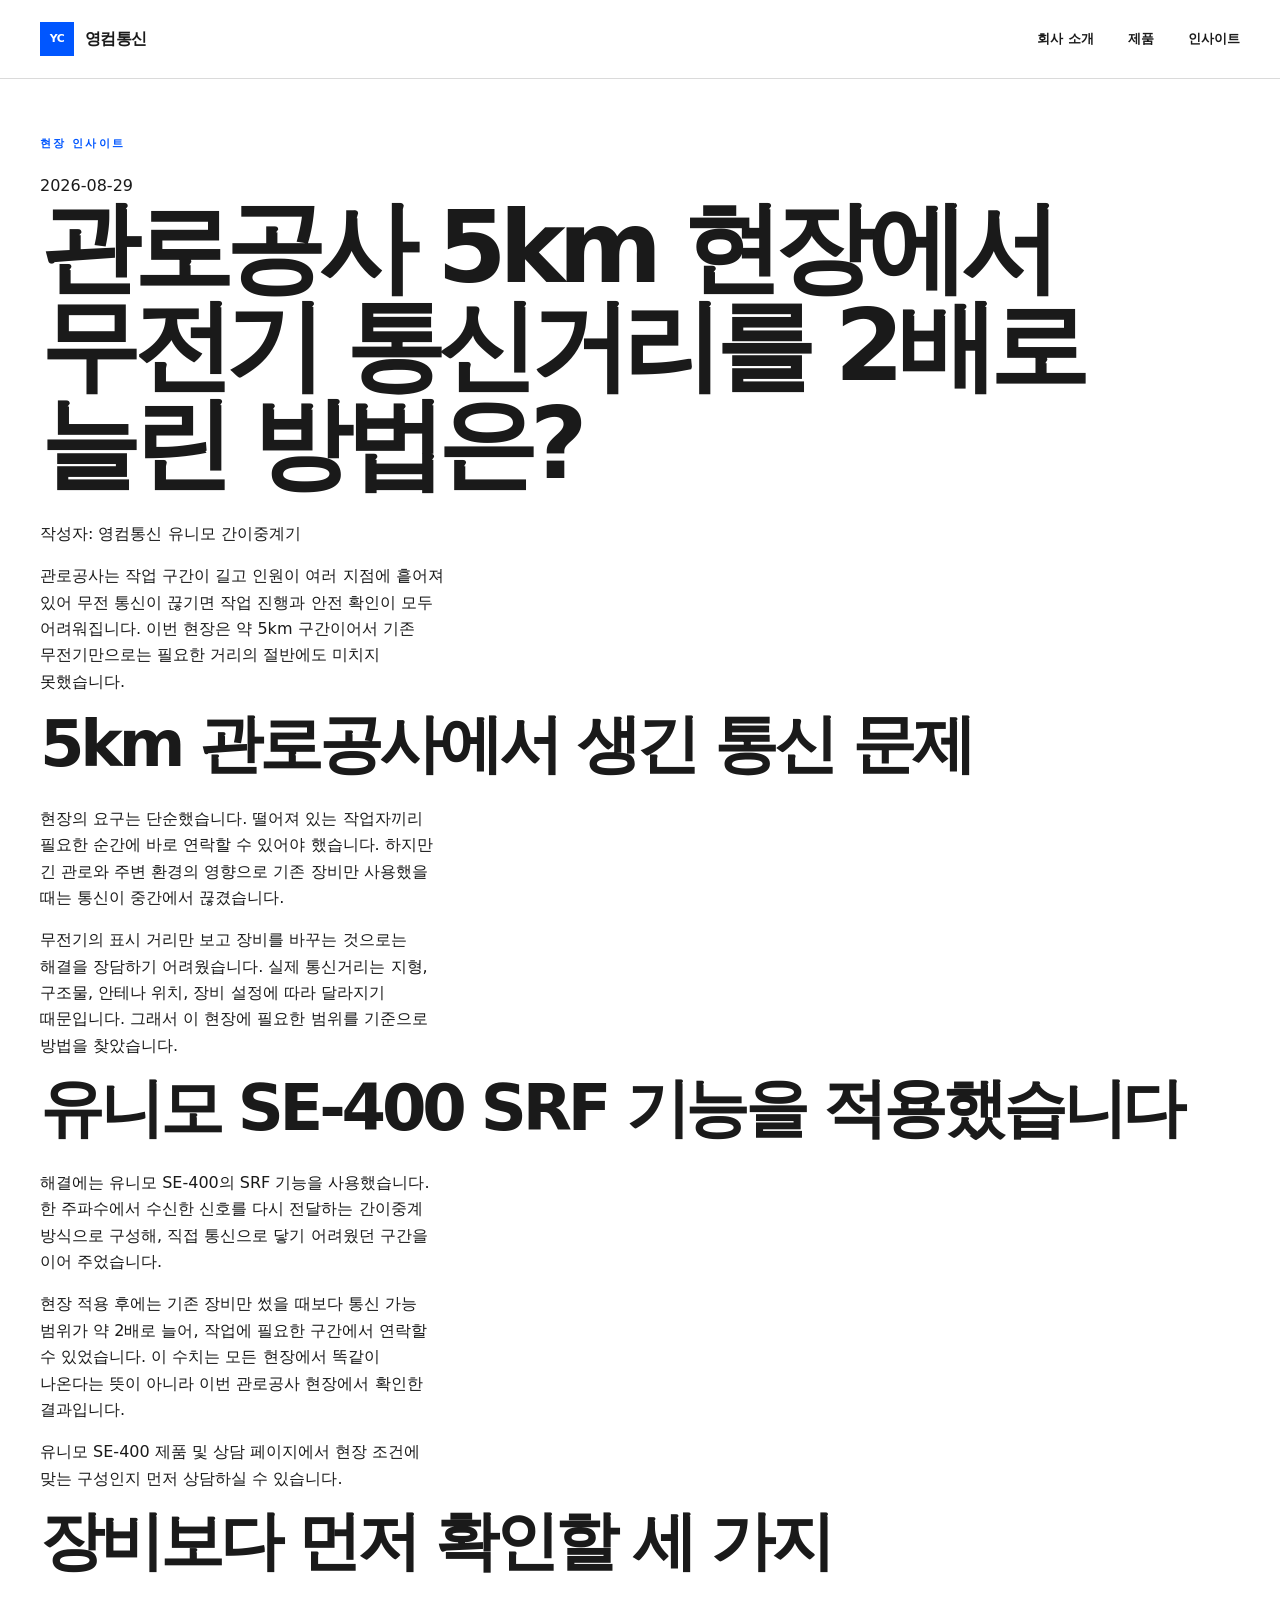
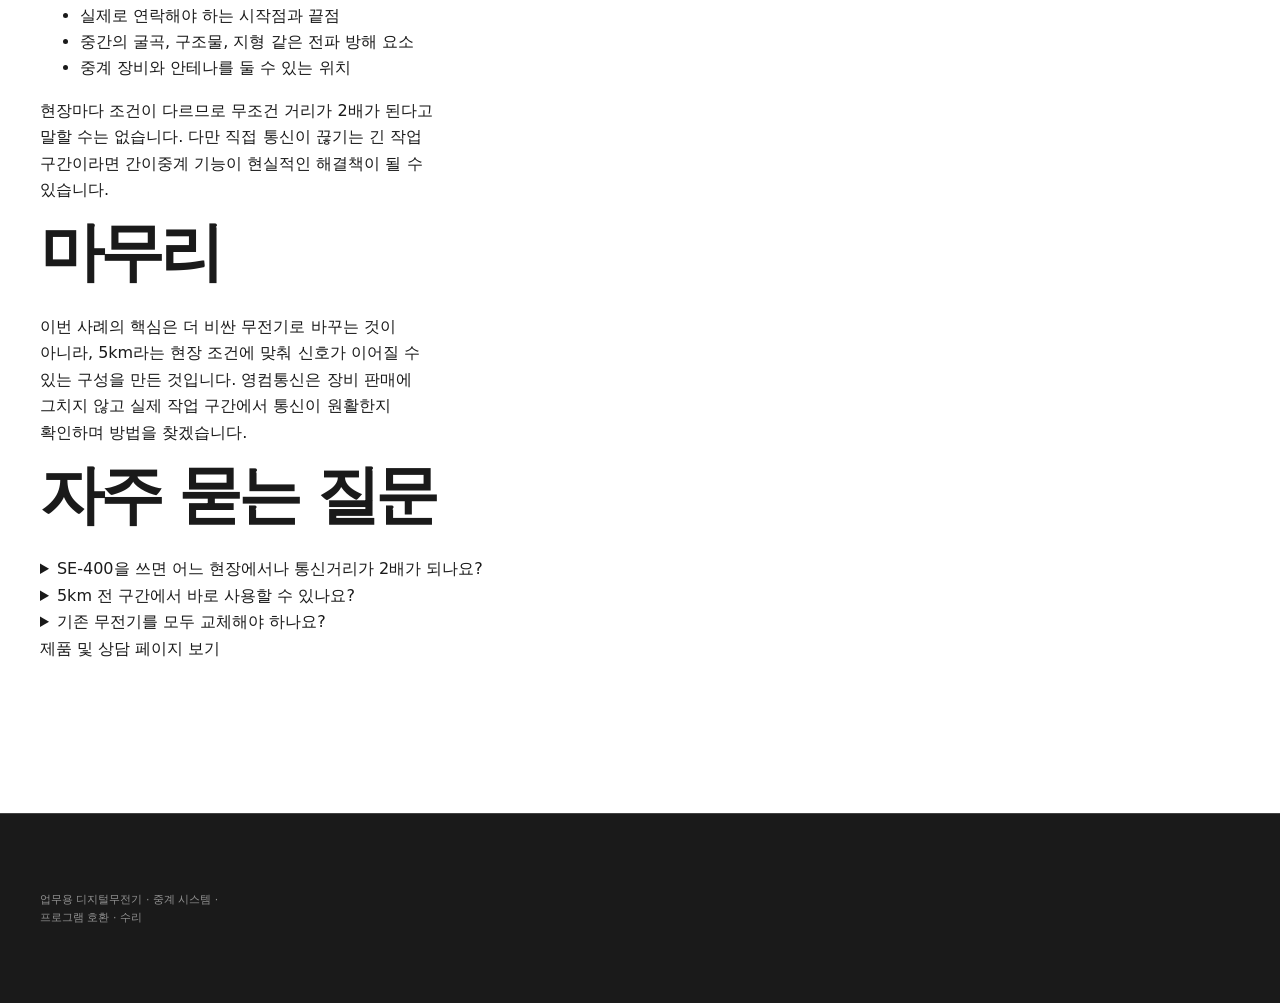
<file: story/pipeline-5km-se400-srf-20260829.html>
<!doctype html>
<html lang="ko">
<head>
  <meta charset="utf-8">
  <meta name="viewport" content="width=device-width, initial-scale=1">
  <meta name="description" content="기존 장비로는 필요한 거리의 절반도 닿지 않던 관로공사 현장에서 유니모 SE-400의 SRF 간이중계 기능을 적용해 통신 범위를 확보한 사례입니다.">
  <meta name="author" content="영컴통신 유니모 간이중계기">
  <title>관로공사 5km 현장에서 무전기 통신거리를 2배로 늘린 방법은?</title>
  <link rel="stylesheet" href="../styles.css">
  <script type="application/ld+json">{"@context":"https://schema.org","@type":"BlogPosting","headline":"관로공사 5km 현장에서 무전기 통신거리를 2배로 늘린 방법은?","description":"기존 장비로는 필요한 거리의 절반도 닿지 않던 관로공사 현장에서 유니모 SE-400의 SRF 간이중계 기능을 적용해 통신 범위를 확보한 사례입니다.","datePublished":"2026-08-29","author":{"@type":"Person","name":"영컴통신 유니모 간이중계기"},"mainEntityOfPage":"https://youngcom-brand-site.vercel.app/story/pipeline-5km-se400-srf-20260829.html","url":"https://youngcom-brand-site.vercel.app/story/pipeline-5km-se400-srf-20260829.html"}</script>
  <script type="application/ld+json">{"@context":"https://schema.org","@type":"FAQPage","mainEntity":[{"@type":"Question","name":"SE-400을 쓰면 어느 현장에서나 통신거리가 2배가 되나요?","acceptedAnswer":{"@type":"Answer","text":"아닙니다. 약 2배는 이번 관로공사 현장의 결과이며 지형, 구조물, 안테나 위치와 장비 설정에 따라 달라집니다."}},{"@type":"Question","name":"5km 전 구간에서 바로 사용할 수 있나요?","acceptedAnswer":{"@type":"Answer","text":"현장 조건에 따라 다르므로 시작점과 끝점, 장애물, 중계 장비 설치 위치를 먼저 확인해야 합니다."}},{"@type":"Question","name":"기존 무전기를 모두 교체해야 하나요?","acceptedAnswer":{"@type":"Answer","text":"기존 장비의 호환 여부와 상태를 확인한 뒤 필요한 부분만 구성할 수 있는지 상담하는 것이 좋습니다."}}]}</script>
  <script type="application/ld+json">{"@context":"https://schema.org","@type":"BreadcrumbList","itemListElement":[{"@type":"ListItem","position":1,"name":"홈","item":"https://youngcom-brand-site.vercel.app/"},{"@type":"ListItem","position":2,"name":"이야기","item":"https://youngcom-brand-site.vercel.app/story/"},{"@type":"ListItem","position":3,"name":"관로공사 5km 현장에서 무전기 통신거리를 2배로 늘린 방법은?"}]}</script>
  <link rel="canonical" href="https://youngcom-brand-site.vercel.app/story/pipeline-5km-se400-srf-20260829.html">
  <meta property="og:type" content="article">
  <meta property="og:title" content="관로공사 5km 현장에서 무전기 통신거리를 2배로 늘린 방법은?">
  <meta property="og:description" content="기존 장비로는 필요한 거리의 절반도 닿지 않던 관로공사 현장에서 유니모 SE-400의 SRF 간이중계 기능을 적용해 통신 범위를 확보한 사례입니다.">
  <meta property="og:url" content="https://youngcom-brand-site.vercel.app/story/pipeline-5km-se400-srf-20260829.html">
</head>
<body>
  <a class="skip-link" href="#main">본문으로 바로가기</a>
  <header class="site-header"><div class="header-inner"><a class="brand" href="../index.html" aria-label="영컴통신 홈"><span class="brand-mark" aria-hidden="true">YC</span><span>영컴통신</span></a><nav class="site-nav" aria-label="주요 메뉴"><a href="../about.html">회사 소개</a><a href="../products.html">제품</a><a href="index.html">인사이트</a></nav></div></header>
  <main id="main"><article class="section"><header><p class="eyebrow">현장 인사이트</p><time datetime="2026-08-29">2026-08-29</time><h1>관로공사 5km 현장에서 무전기 통신거리를 2배로 늘린 방법은?</h1><p>작성자: 영컴통신 유니모 간이중계기</p></header>
      <p>관로공사는 작업 구간이 길고 인원이 여러 지점에 흩어져 있어 무전 통신이 끊기면 작업 진행과 안전 확인이 모두 어려워집니다. 이번 현장은 약 5km 구간이어서 기존 무전기만으로는 필요한 거리의 절반에도 미치지 못했습니다.</p>
      <h2>5km 관로공사에서 생긴 통신 문제</h2>
      <p>현장의 요구는 단순했습니다. 떨어져 있는 작업자끼리 필요한 순간에 바로 연락할 수 있어야 했습니다. 하지만 긴 관로와 주변 환경의 영향으로 기존 장비만 사용했을 때는 통신이 중간에서 끊겼습니다.</p>
      <p>무전기의 표시 거리만 보고 장비를 바꾸는 것으로는 해결을 장담하기 어려웠습니다. 실제 통신거리는 지형, 구조물, 안테나 위치, 장비 설정에 따라 달라지기 때문입니다. 그래서 이 현장에 필요한 범위를 기준으로 방법을 찾았습니다.</p>
      <h2>유니모 SE-400 SRF 기능을 적용했습니다</h2>
      <p>해결에는 유니모 SE-400의 SRF 기능을 사용했습니다. 한 주파수에서 수신한 신호를 다시 전달하는 간이중계 방식으로 구성해, 직접 통신으로 닿기 어려웠던 구간을 이어 주었습니다.</p>
      <p>현장 적용 후에는 기존 장비만 썼을 때보다 통신 가능 범위가 약 2배로 늘어, 작업에 필요한 구간에서 연락할 수 있었습니다. 이 수치는 모든 현장에서 똑같이 나온다는 뜻이 아니라 이번 관로공사 현장에서 확인한 결과입니다.</p>
      <p><a href="../products.html">유니모 SE-400 제품 및 상담 페이지</a>에서 현장 조건에 맞는 구성인지 먼저 상담하실 수 있습니다.</p>
      <h2>장비보다 먼저 확인할 세 가지</h2>
      <ul><li>실제로 연락해야 하는 시작점과 끝점</li><li>중간의 굴곡, 구조물, 지형 같은 전파 방해 요소</li><li>중계 장비와 안테나를 둘 수 있는 위치</li></ul>
      <p>현장마다 조건이 다르므로 무조건 거리가 2배가 된다고 말할 수는 없습니다. 다만 직접 통신이 끊기는 긴 작업 구간이라면 간이중계 기능이 현실적인 해결책이 될 수 있습니다.</p>
      <h2>마무리</h2>
      <p>이번 사례의 핵심은 더 비싼 무전기로 바꾸는 것이 아니라, 5km라는 현장 조건에 맞춰 신호가 이어질 수 있는 구성을 만든 것입니다. 영컴통신은 장비 판매에 그치지 않고 실제 작업 구간에서 통신이 원활한지 확인하며 방법을 찾겠습니다.</p>
      <section class="faq"><h2>자주 묻는 질문</h2><details><summary>SE-400을 쓰면 어느 현장에서나 통신거리가 2배가 되나요?</summary><p>아닙니다. 약 2배는 이번 관로공사 현장의 결과이며 지형, 구조물, 안테나 위치와 장비 설정에 따라 달라집니다.</p></details><details><summary>5km 전 구간에서 바로 사용할 수 있나요?</summary><p>현장 조건에 따라 다르므로 시작점과 끝점, 장애물, 중계 장비 설치 위치를 먼저 확인해야 합니다.</p></details><details><summary>기존 무전기를 모두 교체해야 하나요?</summary><p>기존 장비의 호환 여부와 상태를 확인한 뒤 필요한 부분만 구성할 수 있는지 상담하는 것이 좋습니다.</p></details></section>
      <p><a href="../products.html">제품 및 상담 페이지 보기</a></p>
    </article></main>
  <footer><div class="footer-info"><p>업무용 디지털무전기 · 중계 시스템 · 프로그램 호환 · 수리</p></div></footer>
</body>
</html>
</file>
<file: shop/shop.css>
/* ============================================================
   실행학교 4주차 · 미니 쇼핑몰 키트 — 스타일
   내 사이트 색·서체에 맞출 때는 맨 위 변수만 바꾸면 돼요.
   클래스 이름은 모두 sk- 로 시작해서 내 사이트 CSS와 겹치지 않아요.
   ============================================================ */
:root {
  --sk-bg: #ffffff;        /* 카드·패널 바탕 */
  --sk-page: #faf8f5;      /* 쇼핑 페이지 바탕 */
  --sk-ink: #22201d;       /* 글자색 · 기본 버튼 바탕 */
  --sk-sub: #6f6a63;       /* 보조 글자 */
  --sk-line: #e7e3dd;      /* 구분선 */
  --sk-accent: #c8452d;    /* 할인율 · 뱃지 · 강조 */
  --sk-ok: #2f7a4a;        /* 완료 · 무료배송 */
  --sk-radius: 14px;       /* 모서리 둥글기 */
  --sk-font: "Pretendard", "Apple SD Gothic Neo", "Malgun Gothic", sans-serif;
  --sk-maxw: 1120px;       /* 본문 최대 폭 */
}

.sk-page { background: var(--sk-page); color: var(--sk-ink); font-family: var(--sk-font); min-height: 60vh; }
.sk-page *, .sk-page *::before, .sk-page *::after { box-sizing: border-box; }
.sk-wrap { max-width: var(--sk-maxw); margin: 0 auto; padding: clamp(28px, 5vw, 56px) 20px 80px; }
.sk-head { display: flex; align-items: flex-end; justify-content: space-between; gap: 16px; flex-wrap: wrap; margin-bottom: 24px; }
.sk-head h1 { margin: 0; font-size: clamp(26px, 4vw, 38px); letter-spacing: -.03em; line-height: 1.2; }
.sk-head p { margin: 6px 0 0; color: var(--sk-sub); }
.sk-crumb { font-size: 13px; color: var(--sk-sub); margin-bottom: 14px; }
.sk-crumb a { color: inherit; }
.sk-muted { color: var(--sk-sub); }
.sk-empty { padding: 56px 20px; text-align: center; color: var(--sk-sub); background: var(--sk-bg); border: 1px dashed var(--sk-line); border-radius: var(--sk-radius); line-height: 1.8; }
.sk-error { padding: 14px 16px; border-radius: 10px; background: #fff1ee; color: #8a2a17; border: 1px solid #f3c9bd; line-height: 1.6; }
.sk-note { padding: 14px 16px; border-radius: 10px; background: var(--sk-bg); border: 1px solid var(--sk-line); color: var(--sk-sub); font-size: 14px; line-height: 1.7; }

/* 버튼 */
.sk-btn { appearance: none; display: inline-flex; align-items: center; justify-content: center; gap: 6px; min-height: 48px; padding: 0 22px; border-radius: var(--sk-radius); border: 1px solid var(--sk-ink); background: var(--sk-ink); color: #fff; font: 700 15px/1 var(--sk-font); cursor: pointer; text-decoration: none; transition: transform .15s, opacity .15s; }
.sk-btn:hover { transform: translateY(-1px); }
.sk-btn:disabled, .sk-btn[aria-disabled="true"] { opacity: .45; cursor: not-allowed; transform: none; }
.sk-btn--line { background: transparent; color: var(--sk-ink); }
.sk-btn--block { width: 100%; }
.sk-btn--sm { min-height: 36px; padding: 0 14px; font-size: 13px; border-radius: 10px; }
.sk-btn:focus-visible, .sk-chip:focus-visible, .sk-qty button:focus-visible { outline: 3px solid var(--sk-accent); outline-offset: 2px; }

/* 카테고리 칩 */
.sk-chips { display: flex; gap: 8px; flex-wrap: wrap; margin-bottom: 22px; }
.sk-chip { appearance: none; border: 1px solid var(--sk-line); background: var(--sk-bg); color: var(--sk-ink); border-radius: 999px; padding: 9px 16px; font: 600 14px/1 var(--sk-font); cursor: pointer; }
.sk-chip[aria-pressed="true"] { background: var(--sk-ink); color: #fff; border-color: var(--sk-ink); }

/* 상품 카드 */
.sk-grid { display: grid; grid-template-columns: repeat(auto-fill, minmax(220px, 1fr)); gap: clamp(14px, 2.4vw, 24px); }
.sk-card { display: flex; flex-direction: column; background: var(--sk-bg); border: 1px solid var(--sk-line); border-radius: var(--sk-radius); overflow: hidden; color: inherit; text-decoration: none; transition: transform .2s, box-shadow .2s; }
.sk-card:hover { transform: translateY(-3px); box-shadow: 0 12px 28px rgba(0,0,0,.08); }
.sk-card__pic { position: relative; aspect-ratio: 1 / 1; background: #f1eee9; overflow: hidden; }
.sk-card__pic img { width: 100%; height: 100%; object-fit: cover; display: block; }
.sk-card__body { padding: 14px 16px 18px; display: flex; flex-direction: column; gap: 6px; }
.sk-card__name { font-weight: 700; font-size: 16px; line-height: 1.4; }
.sk-card__sum { font-size: 13px; color: var(--sk-sub); line-height: 1.5; display: -webkit-box; -webkit-line-clamp: 2; -webkit-box-orient: vertical; overflow: hidden; }
.sk-card.is-out .sk-card__pic img { filter: grayscale(.8); opacity: .6; }
.sk-badges { position: absolute; left: 10px; top: 10px; display: flex; gap: 6px; flex-wrap: wrap; }
.sk-badge { background: var(--sk-ink); color: #fff; font: 800 11px/1 var(--sk-font); padding: 6px 8px; border-radius: 6px; letter-spacing: .02em; }
.sk-badge--sale { background: var(--sk-accent); }
.sk-badge--out { background: #8b8780; }

/* 가격 */
.sk-price { display: flex; align-items: baseline; gap: 8px; flex-wrap: wrap; }
.sk-price__rate { color: var(--sk-accent); font-weight: 800; }
.sk-price__now { font-weight: 800; letter-spacing: -.02em; }
.sk-price__was { color: var(--sk-sub); text-decoration: line-through; font-size: .86em; }
.sk-price--big .sk-price__now { font-size: 28px; }
.sk-price--big .sk-price__rate { font-size: 24px; }
[data-shop-price] .sk-price { display: inline-flex; }
.sk-soldout-tag { display: inline-block; margin-left: 8px; padding: 2px 8px; border-radius: 999px; background: var(--sk-sub); color: #fff; font-size: 12px; font-weight: 700; vertical-align: middle; }
.sk-sale-until { font-size: 13px; color: var(--sk-accent); margin-top: 4px; }

/* 상세 */
.sk-detail { display: grid; grid-template-columns: minmax(0, 1.05fr) minmax(0, 1fr); gap: clamp(24px, 5vw, 64px); align-items: start; }
.sk-gallery__main { aspect-ratio: 1 / 1; background: #f1eee9; border-radius: var(--sk-radius); overflow: hidden; }
.sk-gallery__main img { width: 100%; height: 100%; object-fit: cover; display: block; }
.sk-thumbs { display: flex; gap: 8px; margin-top: 10px; flex-wrap: wrap; }
.sk-thumbs button { appearance: none; padding: 0; width: 64px; height: 64px; border-radius: 10px; overflow: hidden; border: 2px solid transparent; background: #f1eee9; cursor: pointer; }
.sk-thumbs button[aria-current="true"] { border-color: var(--sk-ink); }
.sk-thumbs img { width: 100%; height: 100%; object-fit: cover; display: block; }
.sk-info h1 { margin: 6px 0 10px; font-size: clamp(24px, 3.4vw, 34px); letter-spacing: -.03em; line-height: 1.25; }
.sk-sku { font-size: 12px; color: var(--sk-sub); letter-spacing: .04em; }
.sk-summary { color: var(--sk-sub); line-height: 1.75; margin: 0 0 18px; }
.sk-rows { margin: 20px 0; border-top: 1px solid var(--sk-line); }
.sk-rows > div { display: flex; justify-content: space-between; gap: 16px; padding: 12px 0; border-bottom: 1px solid var(--sk-line); font-size: 14px; }
.sk-rows dt { color: var(--sk-sub); }
.sk-rows dd { margin: 0; font-weight: 600; text-align: right; }
.sk-field { display: flex; flex-direction: column; gap: 6px; margin-bottom: 14px; }
.sk-field label, .sk-field .sk-label { font-size: 13px; font-weight: 700; }
.sk-field select, .sk-field input, .sk-field textarea { width: 100%; min-height: 46px; padding: 10px 12px; border-radius: 10px; border: 1px solid var(--sk-line); background: #fff; color: var(--sk-ink); font: 15px/1.4 var(--sk-font); }
.sk-field textarea { min-height: 80px; resize: vertical; }
.sk-qty { display: inline-flex; align-items: center; border: 1px solid var(--sk-line); border-radius: 10px; background: #fff; overflow: hidden; }
.sk-qty button { appearance: none; width: 40px; height: 40px; border: 0; background: transparent; font-size: 18px; cursor: pointer; color: var(--sk-ink); }
.sk-qty span { min-width: 36px; text-align: center; font-weight: 700; }
.sk-total { display: flex; justify-content: space-between; align-items: baseline; padding: 16px 0; margin: 8px 0 14px; border-top: 2px solid var(--sk-ink); font-weight: 700; }
.sk-total b { font-size: 24px; }
.sk-actions { display: grid; grid-template-columns: 1fr 1fr; gap: 10px; }
.sk-body { margin-top: clamp(40px, 7vw, 80px); border-top: 1px solid var(--sk-line); padding-top: 32px; }
.sk-body h2 { font-size: 20px; margin: 0 0 18px; }
.sk-md { max-width: 760px; margin: 0 auto; line-height: 1.9; font-size: 16px; }
.sk-md h3 { font-size: 20px; margin: 36px 0 10px; }
.sk-md img { display: block; width: 100%; height: auto; border-radius: 10px; margin: 18px 0; }
.sk-detail-imgs { max-width: 860px; margin: 24px auto 0; }
.sk-detail-imgs img { display: block; width: 100%; height: auto; }

/* 장바구니 · 주문서 */
.sk-cols { display: grid; grid-template-columns: minmax(0, 1.6fr) minmax(280px, 1fr); gap: clamp(20px, 4vw, 40px); align-items: start; }
.sk-panel { background: var(--sk-bg); border: 1px solid var(--sk-line); border-radius: var(--sk-radius); padding: clamp(16px, 3vw, 24px); }
.sk-panel + .sk-panel { margin-top: 16px; }
.sk-panel h2 { font-size: 17px; margin: 0 0 14px; }
.sk-sticky { position: sticky; top: 90px; }
.sk-line { display: grid; grid-template-columns: 72px minmax(0, 1fr) auto; gap: 14px; align-items: center; padding: 14px 0; border-bottom: 1px solid var(--sk-line); }
.sk-line:last-child { border-bottom: 0; }
.sk-line img { width: 72px; height: 72px; object-fit: cover; border-radius: 10px; background: #f1eee9; display: block; }
.sk-line__name { font-weight: 700; line-height: 1.4; }
.sk-line__opt { font-size: 13px; color: var(--sk-sub); margin-top: 2px; }
.sk-line__warn { font-size: 13px; color: var(--sk-accent); margin-top: 4px; font-weight: 600; }
.sk-line__side { text-align: right; display: flex; flex-direction: column; align-items: flex-end; gap: 8px; }
.sk-line__kill { appearance: none; border: 0; background: none; color: var(--sk-sub); font-size: 13px; text-decoration: underline; cursor: pointer; }
.sk-sum > div { display: flex; justify-content: space-between; padding: 8px 0; font-size: 15px; }
.sk-sum .sk-sum__total { border-top: 1px solid var(--sk-line); margin-top: 8px; padding-top: 14px; font-weight: 800; font-size: 19px; }
.sk-free { font-size: 13px; color: var(--sk-ok); margin: 6px 0 14px; }
.sk-pay { display: grid; gap: 10px; }
.sk-pay label { display: flex; gap: 10px; align-items: flex-start; padding: 14px; border: 1px solid var(--sk-line); border-radius: 12px; background: #fff; cursor: pointer; line-height: 1.5; }
.sk-pay input { margin-top: 3px; accent-color: var(--sk-ink); }
.sk-pay small { display: block; color: var(--sk-sub); font-size: 13px; }
.sk-grid2 { display: grid; grid-template-columns: 1fr 1fr; gap: 0 12px; }
.sk-agree { display: flex; gap: 8px; align-items: flex-start; font-size: 14px; line-height: 1.6; margin: 14px 0; }
.sk-hp { position: absolute !important; left: -9999px !important; width: 1px; height: 1px; overflow: hidden; }
.sk-done { text-align: center; padding: 20px 0 8px; }
.sk-done .sk-check { width: 64px; height: 64px; border-radius: 50%; background: var(--sk-ok); color: #fff; display: grid; place-items: center; font-size: 32px; margin: 0 auto 16px; }
.sk-bank { margin: 18px 0; padding: 18px; border-radius: 12px; background: #fff8e8; border: 1px solid #f0dca8; text-align: left; line-height: 1.8; }
.sk-bank b { font-size: 18px; }

/* 장바구니 버튼(내 헤더에 없을 때 자동으로 생기는 떠 있는 버튼) · 알림 */
.sk-float { position: fixed; right: 18px; bottom: 18px; z-index: 900; display: inline-flex; align-items: center; gap: 8px; height: 52px; padding: 0 18px; border-radius: 999px; background: var(--sk-ink); color: #fff; font: 700 15px/1 var(--sk-font); text-decoration: none; box-shadow: 0 10px 24px rgba(0,0,0,.18); }
.sk-count { display: inline-grid; place-items: center; min-width: 22px; height: 22px; padding: 0 6px; border-radius: 999px; background: var(--sk-accent); color: #fff; font: 800 12px/1 var(--sk-font); }
.sk-count[data-zero="1"] { opacity: .55; }
.sk-toast { position: fixed; left: 50%; bottom: 24px; z-index: 1000; transform: translate(-50%, 20px); opacity: 0; pointer-events: none; display: flex; gap: 14px; align-items: center; padding: 14px 18px; border-radius: 14px; background: var(--sk-ink); color: #fff; font: 600 14px/1.4 var(--sk-font); box-shadow: 0 12px 30px rgba(0,0,0,.25); transition: .25s; max-width: calc(100vw - 32px); }
.sk-toast.on { opacity: 1; transform: translate(-50%, 0); pointer-events: auto; }
.sk-toast a { color: #fff; font-weight: 800; white-space: nowrap; }

@media (max-width: 860px) {
  .sk-detail, .sk-cols { grid-template-columns: 1fr; }
  .sk-sticky { position: static; }
}
@media (max-width: 520px) {
  .sk-grid { grid-template-columns: repeat(2, minmax(0, 1fr)); gap: 12px; }
  .sk-card__body { padding: 12px; }
  .sk-card__name { font-size: 14px; }
  .sk-grid2, .sk-actions { grid-template-columns: 1fr; }
  .sk-line { grid-template-columns: 56px minmax(0, 1fr); }
  .sk-line img { width: 56px; height: 56px; }
  .sk-line__side { grid-column: 1 / -1; flex-direction: row; justify-content: space-between; align-items: center; }
}
@media (prefers-reduced-motion: reduce) { .sk-card, .sk-btn, .sk-toast { transition: none; } }

/* ───────── 한국형 긴 상세페이지 (탭 · 상세 · 고시 · 배송/반품 · 하단 구매바) ─────────
   내 사이트 머리글이 화면 위에 붙어 있으면 --sk-tabs-top 을 머리글 높이로 바꿔요. */
:root { --sk-tabs-top: 0px; --sk-long-w: 860px; }
.sk-sr { position: absolute; width: 1px; height: 1px; overflow: hidden; clip: rect(0 0 0 0); white-space: nowrap; }
.sk-tabs { position: sticky; top: var(--sk-tabs-top); z-index: 50; margin: clamp(40px, 7vw, 72px) 0 0; background: var(--sk-page); border-top: 1px solid var(--sk-line); border-bottom: 1px solid var(--sk-line); }
.sk-tabs__in { max-width: var(--sk-long-w); margin: 0 auto; display: flex; }
.sk-tabs a { flex: 1; text-align: center; padding: 16px 6px; font-weight: 700; font-size: 15px; color: var(--sk-sub); text-decoration: none; border-bottom: 3px solid transparent; margin-bottom: -1px; white-space: nowrap; }
.sk-tabs a[aria-current="true"] { color: var(--sk-ink); border-bottom-color: var(--sk-ink); }
.sk-section { max-width: var(--sk-long-w); margin: 0 auto; padding: clamp(32px, 6vw, 56px) 0 8px; scroll-margin-top: calc(var(--sk-tabs-top) + 72px); }
.sk-section > h2 { font-size: 20px; margin: 0 0 18px; letter-spacing: -.02em; }
.sk-long { position: relative; }
.sk-long.is-folded:not(.is-open) .sk-long__body { max-height: 1500px; overflow: hidden; -webkit-mask-image: linear-gradient(#000 82%, transparent); mask-image: linear-gradient(#000 82%, transparent); }
.sk-long__more { display: none; text-align: center; margin-top: 8px; }
.sk-long.is-folded .sk-long__more, .sk-long.is-open .sk-long__more { display: block; }
.sk-long__more .sk-btn { min-width: min(100%, 360px); }
.sk-long .sk-md { max-width: none; }

/* 상세 본문 문법: # 헤드카피 · ## POINT 1 | 제목 · > 강조 · 1. 번호카드 · | 표 | · 사진 이어붙이기 · --- */
.sk-md p { margin: 0 0 18px; }
.sk-md .sk-md-hero { text-align: center; font-size: clamp(26px, 5vw, 40px); line-height: 1.35; letter-spacing: -.035em; margin: clamp(48px, 8vw, 88px) 0 20px; word-break: keep-all; }
.sk-md .sk-md-hero:first-child { margin-top: 12px; }
.sk-md .sk-md-hero + p { text-align: center; color: var(--sk-sub); font-size: 17px; word-break: keep-all; }
.sk-md h3 { word-break: keep-all; letter-spacing: -.02em; }
.sk-md .sk-md-point { text-align: center; font-size: clamp(22px, 4vw, 30px); line-height: 1.4; margin: clamp(56px, 9vw, 96px) 0 18px; }
.sk-md .sk-md-point span { display: block; width: max-content; margin: 0 auto 12px; padding: 6px 14px; border-radius: 999px; background: var(--sk-ink); color: #fff; font-size: 13px; letter-spacing: .08em; }
.sk-md .sk-md-point + p { text-align: center; word-break: keep-all; }
.sk-md blockquote { margin: 28px 0; padding: 22px 24px; border-radius: var(--sk-radius); background: var(--sk-bg); border: 1px solid var(--sk-line); border-left: 4px solid var(--sk-accent); font-size: 17px; line-height: 1.8; word-break: keep-all; }
.sk-md ul { padding-left: 1.2em; margin: 0 0 18px; }
.sk-md .sk-md-points { list-style: none; counter-reset: skp; padding: 0; margin: 24px 0; display: grid; gap: 12px; }
.sk-md .sk-md-points li { counter-increment: skp; position: relative; padding: 18px 20px 18px 64px; background: var(--sk-bg); border: 1px solid var(--sk-line); border-radius: var(--sk-radius); line-height: 1.7; word-break: keep-all; }
.sk-md .sk-md-points li::before { content: counter(skp, decimal-leading-zero); position: absolute; left: 20px; top: 18px; font-weight: 800; color: var(--sk-accent); font-size: 18px; }
.sk-md-table { overflow-x: auto; margin: 20px 0; -webkit-overflow-scrolling: touch; }
.sk-md-table table { width: 100%; border-collapse: collapse; font-size: 15px; line-height: 1.6; background: var(--sk-bg); }
.sk-md-table th, .sk-md-table td { border: 1px solid var(--sk-line); padding: 12px 14px; text-align: left; vertical-align: top; word-break: keep-all; overflow-wrap: anywhere; }
.sk-md-table tr:first-child th { background: var(--sk-page); }
.sk-notice th { width: 32%; background: var(--sk-page); font-weight: 600; color: var(--sk-ink); }
.sk-md .sk-md-pics { margin: 24px 0; }
.sk-md-pics img, .sk-md .sk-md-pics img { display: block; width: 100%; height: auto; margin: 0; border-radius: 0; }
.sk-md hr.sk-md-gap { border: 0; height: 1px; background: var(--sk-line); margin: clamp(40px, 7vw, 72px) 0; }
.sk-md--small { font-size: 15px; line-height: 1.8; color: var(--sk-ink); }
.sk-md--small h3 { font-size: 16px; margin: 26px 0 8px; }

/* 하단 구매바 */
.sk-buybar { position: fixed; left: 0; right: 0; bottom: 0; z-index: 950; background: var(--sk-bg); border-top: 1px solid var(--sk-line); box-shadow: 0 -8px 24px rgba(0,0,0,.08); transform: translateY(110%); transition: transform .25s; font-family: var(--sk-font); }
.sk-buybar.is-on { transform: none; }
.sk-buybar__in { max-width: var(--sk-maxw); margin: 0 auto; padding: 12px 20px calc(12px + env(safe-area-inset-bottom)); display: grid; grid-template-columns: minmax(0, 1fr) auto auto; gap: 10px; align-items: center; }
.sk-buybar__name { min-width: 0; display: grid; }
.sk-buybar__name b { overflow: hidden; text-overflow: ellipsis; white-space: nowrap; font-size: 15px; }
.sk-buybar__name span { font-weight: 800; font-size: 17px; }
.sk-buybar .sk-btn { min-width: 120px; }
body.sk-buybar-on .sk-float { bottom: 92px; }
body.sk-buybar-on .sk-toast { bottom: 96px; }
@media (max-width: 520px) {
  .sk-tabs a { font-size: 14px; padding: 14px 4px; }
  .sk-buybar__in { grid-template-columns: 1fr 1fr; padding: 10px 16px calc(10px + env(safe-area-inset-bottom)); }
  .sk-buybar__name { display: none; }
  .sk-buybar .sk-btn { min-width: 0; }
  .sk-md blockquote { padding: 18px; font-size: 16px; }
  .sk-md .sk-md-points li { padding: 16px 16px 16px 54px; }
  .sk-md .sk-md-points li::before { left: 16px; top: 16px; }
  .sk-notice th { width: 36%; }
  body.sk-buybar-on .sk-float { bottom: 84px; }
}
@media (prefers-reduced-motion: reduce) { .sk-buybar { transition: none; } }
</file>
<file: assets/cart.css>
/* ==========================================================================
   장바구니 부품 키트 — cart.css
   실행DAY 2026-08-29 · https://runday.irumai.kr/260829/kit/cart/

   ● 브랜드에 맞추려면 아래 변수 6개만 바꾸면 됩니다.
     클래스 이름은 전부 rdcart- 로 시작해서 내 사이트 CSS 와 겹치지 않습니다.
   ========================================================================== */
:root {
  --cart-bg:     var(--white, #fff);
  --cart-ink:    var(--ink, #1a1a1a);
  --cart-line:   var(--line, rgba(26, 26, 26, .16));
  --cart-accent: var(--blue, #0056ff);
  --cart-radius: 4px;
  --cart-font:   var(--sans, "Pretendard", "Noto Sans KR", system-ui, sans-serif);
}

/* ───────── 열렸을 때 배경 스크롤 잠금 ───────── */
html.rdcart-locked, body.rdcart-locked { overflow: hidden; }

/* ───────── 장바구니 버튼 ───────── */
.rdcart-btn {
  position: relative;
  display: inline-grid; place-items: center;
  width: 46px; height: 46px; padding: 0;
  border: 0; border-radius: 999px;
  background: var(--cart-ink); color: var(--cart-bg);
  font: inherit; cursor: pointer;
  transition: transform .2s ease, box-shadow .2s ease;
}
.rdcart-btn--float {
  position: fixed; top: 100px; right: 24px; z-index: 90;
  box-shadow: 0 6px 20px rgba(0, 0, 0, .18);
}
.rdcart-btn:active { transform: translateY(0); }
@media (hover: hover) { .rdcart-btn:hover { transform: translateY(-1px); } }
.rdcart-btn:focus-visible { outline: 2px solid var(--cart-accent); outline-offset: 3px; }
.rdcart-btn svg { display: block; }

.rdcart-btn__count {
  position: absolute; top: -3px; right: -3px;
  min-width: 20px; height: 20px; padding: 0 5px;
  display: grid; place-items: center;
  border-radius: 999px;
  background: var(--cart-accent); color: #fff;
  font-family: var(--cart-font);
  font-size: 11px; font-weight: 800; line-height: 1;
  transform: scale(0); transition: transform .25s cubic-bezier(.2, .8, .3, 1);
}
.rdcart-btn--has .rdcart-btn__count { transform: scale(1); }

/* 담기 버튼의 "담았습니다" 순간 (참가자 버튼 스타일은 건드리지 않습니다) */
.rdcart-added { opacity: .68; }

/* ───────── 서랍 ───────── */
.rdcart {
  position: fixed; inset: 0; z-index: 100;
  pointer-events: none;
  font-family: var(--cart-font);
  color: var(--cart-ink);
  -webkit-text-size-adjust: 100%;
}
.rdcart--open { pointer-events: auto; }

.rdcart__back {
  position: absolute; inset: 0;
  background: rgba(20, 18, 16, .48);
  opacity: 0; transition: opacity .32s ease;
}
.rdcart--open .rdcart__back { opacity: 1; }

.rdcart__panel {
  position: absolute; top: 0; right: 0;
  height: 100%; width: min(400px, 92vw);
  display: flex; flex-direction: column;
  background: var(--cart-bg);
  box-shadow: -18px 0 54px rgba(20, 18, 16, .2);
  transform: translateX(100%);
  transition: transform .38s cubic-bezier(.2, .8, .3, 1);
}
.rdcart--open .rdcart__panel { transform: none; }

.rdcart__head {
  display: flex; align-items: center; justify-content: space-between;
  gap: 12px; padding: 20px 22px;
  border-bottom: 1px solid var(--cart-line);
}
.rdcart__title { margin: 0; font-size: 17px; font-weight: 800; letter-spacing: -.02em; }
.rdcart__close {
  width: 34px; height: 34px; flex: none;
  border: 0; border-radius: 999px; background: none;
  color: var(--cart-ink); font: inherit; font-size: 22px; line-height: 1;
  cursor: pointer; opacity: .6;
}
@media (hover: hover) { .rdcart__close:hover { background: var(--cart-line); opacity: 1; } }
.rdcart__close:focus-visible { outline: 2px solid var(--cart-accent); outline-offset: 2px; }

.rdcart__body { flex: 1; overflow-y: auto; padding: 6px 22px; -webkit-overflow-scrolling: touch; }
.rdcart__empty { padding: 34px 0; margin: 0; font-size: 14px; line-height: 1.85; opacity: .6; }

/* ───────── 줄 ───────── */
.rdcart__line {
  display: flex; align-items: center; gap: 12px;
  padding: 15px 0; border-bottom: 1px solid var(--cart-line);
}
.rdcart__grow { flex: 1; min-width: 0; }
.rdcart__grow b {
  display: block; font-size: 14.5px; font-weight: 700; letter-spacing: -.02em;
  overflow-wrap: anywhere;
}
.rdcart__grow small { display: block; margin-top: 3px; font-size: 12.5px; opacity: .6; }

.rdcart__go {
  display: inline-block; margin-top: 7px;
  font-size: 12.5px; font-weight: 700; color: var(--cart-ink);
  text-decoration: none;
  border-bottom: 1.5px solid var(--cart-ink); padding-bottom: 1px;
}
@media (hover: hover) { .rdcart__go:hover { opacity: .6; } }
.rdcart__go--off {
  font-weight: 400; opacity: .45;
  border-bottom-style: dotted; cursor: default;
}

.rdcart__qty {
  display: inline-flex; align-items: center; flex: none;
  border-radius: 999px; box-shadow: inset 0 0 0 1.5px var(--cart-line);
}
.rdcart__qty button {
  width: 32px; height: 32px; padding: 0;
  border: 0; border-radius: 999px; background: none;
  color: var(--cart-ink); font: inherit; font-size: 16px; font-weight: 700;
  cursor: pointer;
}
@media (hover: hover) { .rdcart__qty button:hover { background: var(--cart-line); } }
.rdcart__qty button:focus-visible { outline: 2px solid var(--cart-accent); outline-offset: 1px; }
.rdcart__qty > span { min-width: 26px; text-align: center; font-size: 14px; font-weight: 700; }

.rdcart__kill {
  flex: none; border: 0; background: none; padding: 4px 2px;
  color: var(--cart-ink); font: inherit; font-size: 12px; opacity: .55;
  text-decoration: underline; text-underline-offset: 3px; cursor: pointer;
}
@media (hover: hover) { .rdcart__kill:hover { opacity: 1; color: var(--cart-accent); } }

/* ───────── 아래 (합계·안내·버튼) ───────── */
.rdcart__foot {
  padding: 18px 22px calc(22px + env(safe-area-inset-bottom, 0px));
  border-top: 1px solid var(--cart-line);
  background: var(--cart-bg);
}
.rdcart__sum { display: flex; align-items: baseline; justify-content: space-between; }
.rdcart__sum span { font-size: 13px; opacity: .6; }
.rdcart__sum b { font-size: 21px; font-weight: 800; letter-spacing: -.03em; }

.rdcart__lead { margin: 12px 0 14px; font-size: 12.5px; line-height: 1.7; opacity: .62; }

.rdcart__acts { display: grid; grid-template-columns: 1fr 1fr; gap: 8px; }
.rdcart__act {
  display: inline-flex; align-items: center; justify-content: center;
  min-height: 46px; padding: 0 12px;
  border: 1.5px solid var(--cart-ink); border-radius: var(--cart-radius);
  font: inherit; font-size: 14px; font-weight: 700; letter-spacing: -.01em;
  text-decoration: none; cursor: pointer;
  transition: opacity .2s ease;
}
@media (hover: hover) { .rdcart__act:hover { opacity: .78; } }
.rdcart__act:focus-visible { outline: 2px solid var(--cart-accent); outline-offset: 2px; }
.rdcart__act--solid { background: var(--cart-ink); color: var(--cart-bg); }
.rdcart__act--ghost { background: none; color: var(--cart-ink); }
.rdcart__act[aria-disabled="true"] { opacity: .35; pointer-events: none; }
.rdcart--empty .rdcart__act { opacity: .35; pointer-events: none; }
.rdcart--empty .rdcart__sum { opacity: .45; }

/* ───────── 모바일 (375px 에서 전체 폭) ───────── */
@media (max-width: 480px) {
  .rdcart__panel { width: 100%; box-shadow: none; }
  .rdcart__head, .rdcart__body, .rdcart__foot { padding-left: 18px; padding-right: 18px; }
  .rdcart__line { gap: 9px; }
  .rdcart__kill { font-size: 11.5px; }
  .rdcart-btn--float { top: 84px; right: 16px; }
}

/* ───────── 움직임을 줄여 달라는 설정 존중 ───────── */
@media (prefers-reduced-motion: reduce) {
  .rdcart__panel, .rdcart__back, .rdcart-btn, .rdcart-btn__count, .rdcart__act {
    transition: none !important;
  }
  .rdcart-btn:hover { transform: none; }
}
</file>
<file: styles.css>
:root{--white:#fff;--ink:#1a1a1a;--blue:#0056ff;--paper:var(--white);--green:var(--blue);--orange:var(--blue);--muted:rgba(26,26,26,.62);--line:rgba(26,26,26,.16);--radius:4px;--sans:"Pretendard Variable","Pretendard","Noto Sans KR",system-ui,sans-serif;--serif:var(--sans);--max:1200px;--pad:max(24px,calc((100vw - var(--max))/2))}
*{box-sizing:border-box}html{scroll-behavior:smooth;overflow-x:clip}body{margin:0;overflow-x:clip;color:var(--ink);background:var(--white);font-family:var(--sans);line-height:1.65;word-break:keep-all}a{color:inherit;text-decoration:none}button{font:inherit}img,video{max-width:100%}h1,h2,h3,p{margin-top:0}p{max-width:40ch}.sr-only{position:absolute;width:1px;height:1px;padding:0;margin:-1px;overflow:hidden;clip:rect(0,0,0,0);white-space:nowrap;border:0}.skip-link{position:fixed;left:1rem;top:-5rem;z-index:999;padding:.75rem 1rem;color:var(--white);background:var(--blue)}.skip-link:focus{top:1rem}
.site-header{position:fixed;inset:0 0 auto;z-index:100;background:rgba(255,255,255,.94);border-bottom:1px solid var(--line);backdrop-filter:blur(16px)}.header-inner{width:min(var(--max),calc(100% - 48px));height:78px;margin:auto;display:flex;align-items:center;justify-content:space-between}.brand{display:inline-flex;align-items:center;gap:11px;font-size:1rem;font-weight:800;letter-spacing:-.035em}.brand-mark{width:34px;height:34px;display:grid;place-items:center;color:var(--white);background:var(--blue);font-size:.68rem;font-weight:900;letter-spacing:-.04em}.site-nav{display:flex;align-items:center;gap:34px;font-size:.83rem;font-weight:650}.site-nav a{position:relative}.site-nav a:not(.nav-cta)::after{content:"";position:absolute;left:0;right:100%;bottom:-8px;height:2px;background:var(--blue);transition:right .22s}.site-nav a:hover::after,.site-nav a.active::after{right:0}.nav-cta{padding:10px 17px;color:var(--white);background:var(--blue)}.menu-toggle{display:none;width:42px;height:42px;padding:10px;border:0;background:transparent}.menu-toggle>span:not(.sr-only){display:block;width:100%;height:2px;margin:6px 0;background:var(--ink);transition:transform .2s}
.eyebrow{margin:0 0 20px;color:var(--blue);font-size:.68rem;font-weight:800;letter-spacing:.2em;text-transform:uppercase}.eyebrow-on-dark{color:var(--white);opacity:.72}h1{margin-bottom:28px;font-size:clamp(3.4rem,7.8vw,7.4rem);line-height:.98;letter-spacing:-.075em}h2{margin-bottom:28px;font-size:clamp(2.4rem,5vw,5rem);line-height:1.04;letter-spacing:-.065em}h3{letter-spacing:-.035em}h1 em,h2 em{color:var(--blue);font-style:normal}.button{min-height:50px;padding:13px 22px;display:inline-flex;align-items:center;justify-content:center;gap:16px;border:1px solid transparent;font-size:.82rem;font-weight:750;transition:background .2s,color .2s,border-color .2s}.button-primary{color:var(--white);background:var(--blue)}.button-primary:hover{color:var(--blue);background:var(--white)}.button-ghost{color:var(--white);border-color:rgba(255,255,255,.48);background:transparent}.button-ghost:hover{border-color:var(--white);background:rgba(255,255,255,.12)}.button-light{color:var(--blue);background:var(--white)}.text-link{display:inline-flex;align-items:center;gap:9px;padding-bottom:4px;border-bottom:1px solid currentColor;color:var(--blue);font-size:.85rem;font-weight:750}
.hero-scrub{height:320svh;color:var(--white);background:var(--ink)}.hero-stage{position:sticky;top:0;height:100svh;min-height:660px;overflow:hidden}.hero-stage video{position:absolute;inset:0;width:100%;height:100%;object-fit:cover}.hero-scrim{position:absolute;inset:0;background:linear-gradient(90deg,rgba(26,26,26,.9) 0%,rgba(26,26,26,.62) 48%,rgba(26,26,26,.2) 76%,rgba(26,26,26,.48) 100%)}.hero-content{position:relative;z-index:2;width:min(var(--max),calc(100% - 48px));height:100%;margin:auto;padding-top:clamp(150px,19vh,210px);display:flex;flex-direction:column;align-items:flex-start}.hero-content h1{max-width:11ch}.hero-description{margin-bottom:34px;color:rgba(255,255,255,.78);font-size:clamp(1rem,1.4vw,1.18rem)}.hero-actions{display:flex;gap:12px;flex-wrap:wrap}.hero-proof{margin:auto 0 42px;padding:22px 0 0;display:flex;gap:18px 34px;flex-wrap:wrap;border-top:1px solid rgba(255,255,255,.28);list-style:none;color:rgba(255,255,255,.72);font-size:.72rem}.hero-proof li::before{content:"";width:6px;height:6px;margin-right:9px;display:inline-block;background:var(--blue)}.scroll-cue{position:absolute;right:24px;bottom:38px;z-index:2;display:flex;align-items:center;gap:10px;color:rgba(255,255,255,.7);font-size:.6rem;letter-spacing:.18em}.scroll-cue span{width:48px;height:1px;background:rgba(255,255,255,.5)}
.section{max-width:none;padding:clamp(110px,15vh,170px) var(--pad)}.section-index{padding-bottom:18px;border-bottom:1px solid var(--line);color:var(--muted);font-size:.63rem;font-weight:750;letter-spacing:.18em}.section-split{margin-top:clamp(60px,9vh,100px);display:grid;grid-template-columns:1.05fr .95fr;gap:clamp(50px,8vw,120px);align-items:start}.section-copy{color:var(--muted);font-size:1rem}.section-copy .lead,.lead{color:var(--ink);font-size:1.2rem;font-weight:700}.value-grid,.industry-grid{margin-top:clamp(60px,9vh,100px);display:grid;grid-template-columns:repeat(3,1fr);border-top:1px solid var(--ink)}.value-card,.industry-card{min-height:300px;padding:32px 28px;border-right:1px solid var(--line);border-bottom:1px solid var(--line)}.value-card:first-child,.industry-card:first-child{border-left:1px solid var(--line)}.value-card>span,.industry-card>b{color:var(--blue);font-size:.66rem;letter-spacing:.16em}.value-card h3,.industry-card h3{margin:80px 0 12px;font-size:1.35rem}.value-card p,.industry-card p{margin:0;color:var(--muted);font-size:.86rem}.products{background:var(--ink);color:var(--white)}.products .section-index{border-color:rgba(255,255,255,.22);color:rgba(255,255,255,.56)}.section-top{margin:clamp(60px,9vh,100px) 0 60px;display:flex;align-items:end;justify-content:space-between;gap:44px}.section-top h2{margin-bottom:0}.section-top>p{margin-bottom:5px;color:var(--muted)}.products .section-top>p{color:rgba(255,255,255,.62)}.catalog-more{margin-top:42px;text-align:center}.story-list{border-top:1px solid var(--line)}.story-item{padding:34px 12px;display:grid;grid-template-columns:150px 1fr auto;align-items:center;gap:28px;border-bottom:1px solid var(--line);transition:background .2s,padding .2s}.story-item:hover{padding-left:24px;padding-right:24px;background:rgba(0,86,255,.06)}.story-date strong{display:block;font-size:2rem;line-height:1}.story-date span,.category{color:var(--muted);font-size:.65rem}.category{color:var(--blue);font-weight:800}.story-item h3{margin:6px 0 4px;font-size:1.18rem}.story-item p{margin:0;color:var(--muted);font-size:.8rem}.round-arrow{width:42px;height:42px;display:grid;place-items:center;border:1px solid var(--line)}
.contact{min-height:84svh;padding:clamp(110px,15vh,170px) var(--pad);display:flex;align-items:center;color:var(--white);background:var(--ink)}.contact-inner{width:100%}.contact h2{max-width:15ch}.contact p{color:rgba(255,255,255,.7)}.contact-actions{margin-top:36px;display:flex;gap:12px;flex-wrap:wrap}footer{min-height:190px;padding:48px var(--pad);display:grid;grid-template-columns:190px 1fr auto;align-items:center;gap:34px;color:var(--white);background:var(--ink);border-top:1px solid rgba(255,255,255,.18)}.footer-info{color:rgba(255,255,255,.52);font-size:.68rem}.footer-info p{margin:4px 0}.back-top{width:44px;height:44px;display:grid;place-items:center;border:1px solid rgba(255,255,255,.34)}
.reveal{opacity:0;transform:translateY(28px);transition:opacity .7s ease,transform .7s ease}.reveal.visible{opacity:1;transform:none}
@media(max-width:900px){.header-inner{width:calc(100% - 32px);height:70px}.menu-toggle{display:block;z-index:2}.menu-toggle[aria-expanded="true"] span:nth-last-child(2){transform:translateY(4px) rotate(45deg)}.menu-toggle[aria-expanded="true"] span:last-child{transform:translateY(-4px) rotate(-45deg)}.site-nav{position:fixed;inset:70px 0 0;padding:48px 24px;display:flex;flex-direction:column;align-items:flex-start;gap:24px;background:var(--white);font-size:1.35rem;transform:translateX(100%);transition:transform .25s}.site-nav.open{transform:none}.nav-cta{margin-top:10px;font-size:.9rem}.section-split{grid-template-columns:1fr;gap:28px}.value-grid,.industry-grid{grid-template-columns:1fr}.value-card,.industry-card{min-height:220px;border-left:1px solid var(--line)}.value-card h3,.industry-card h3{margin-top:55px}}
@media(max-width:620px){h1{max-width:100%;font-size:clamp(2.6rem,12vw,4.2rem);overflow-wrap:anywhere}h2{max-width:100%;font-size:clamp(2.2rem,10.5vw,3.4rem);overflow-wrap:anywhere}.hero-scrub{height:260svh}.hero-stage{min-height:600px}.hero-scrim{background:linear-gradient(0deg,rgba(26,26,26,.94) 0%,rgba(26,26,26,.65) 55%,rgba(26,26,26,.28) 100%)}.hero-content{width:calc(100% - 40px);padding-top:118px}.hero-description{margin-bottom:24px;font-size:.95rem}.hero-proof{margin-bottom:22px;padding-top:14px;gap:10px 18px}.scroll-cue{display:none}.section{padding:clamp(96px,15vh,130px) 20px}.section-top{align-items:flex-start;flex-direction:column}.story-item{grid-template-columns:62px 1fr;padding:26px 4px;gap:14px}.story-item h3,.catalog-card h3{overflow-wrap:anywhere}.story-item p,.round-arrow{display:none}.story-date strong{font-size:1.5rem}.contact{padding-left:20px;padding-right:20px}.contact-actions{align-items:stretch;flex-direction:column}footer{padding:42px 20px;grid-template-columns:1fr auto}.footer-info{grid-column:1/-1;grid-row:2}}
@media(max-width:620px) and (max-height:700px){.hero-content{padding-top:102px}.hero-proof{display:none}}
@media(prefers-reduced-motion:reduce){html{scroll-behavior:auto}.hero-scrub{height:100svh}.hero-stage{position:relative}.reveal{opacity:1;transform:none;transition:none}*,*::before,*::after{animation:none!important;transition:none!important}}
/* Verified phone and map actions appear in the hero, contact details and mobile dock. */
[hidden]{display:none!important}
.mobile-quick-actions{display:none}
.contact-details{
  margin:32px 0 0;
  display:grid;grid-template-columns:repeat(3,minmax(0,1fr));gap:12px
}
.contact-details>a{
  min-height:96px;padding:16px;
  display:flex;flex-direction:column;justify-content:center;gap:4px;
  border:1px solid rgba(255,255,255,.28)
}
.contact-details span{color:rgba(255,255,255,.68);font-size:.76rem}
.contact-details strong{color:#fff;font-size:1.05rem;font-style:normal}
.contact-details .contact-address{grid-column:auto}
.mobile-quick-actions a:focus-visible,.hero-contact-actions a:focus-visible{
  outline:3px solid #ffcc33;outline-offset:3px
}

@media(max-width:620px){
  .hero-contact-actions{display:grid;grid-template-columns:repeat(2,minmax(0,1fr));width:100%}
  .hero-contact-actions .button{width:100%;padding:12px 8px;font-size:.76rem}
  .contact-details{grid-template-columns:1fr;gap:8px}
  .contact-details>a{min-height:72px;padding:12px 16px}
  .contact-details .contact-address{grid-column:auto}
  .mobile-quick-actions{
    position:fixed;inset:auto 0 0;z-index:200;
    display:grid;grid-template-columns:repeat(2,minmax(0,1fr));gap:1px;
    padding:8px 8px calc(8px + env(safe-area-inset-bottom));
    background:#fff;border-top:1px solid var(--line);
    box-shadow:0 -4px 16px rgba(0,0,0,.12)
  }
  .mobile-quick-actions a{
    min-height:44px;display:grid;place-items:center;padding:8px 4px;
    color:#fff;background:var(--ink);font-size:.76rem;font-weight:750;
    text-align:center
  }
  .mobile-quick-actions a:nth-child(3){background:var(--blue)}
  body{padding-bottom:calc(116px + env(safe-area-inset-bottom))}
}
</file>
